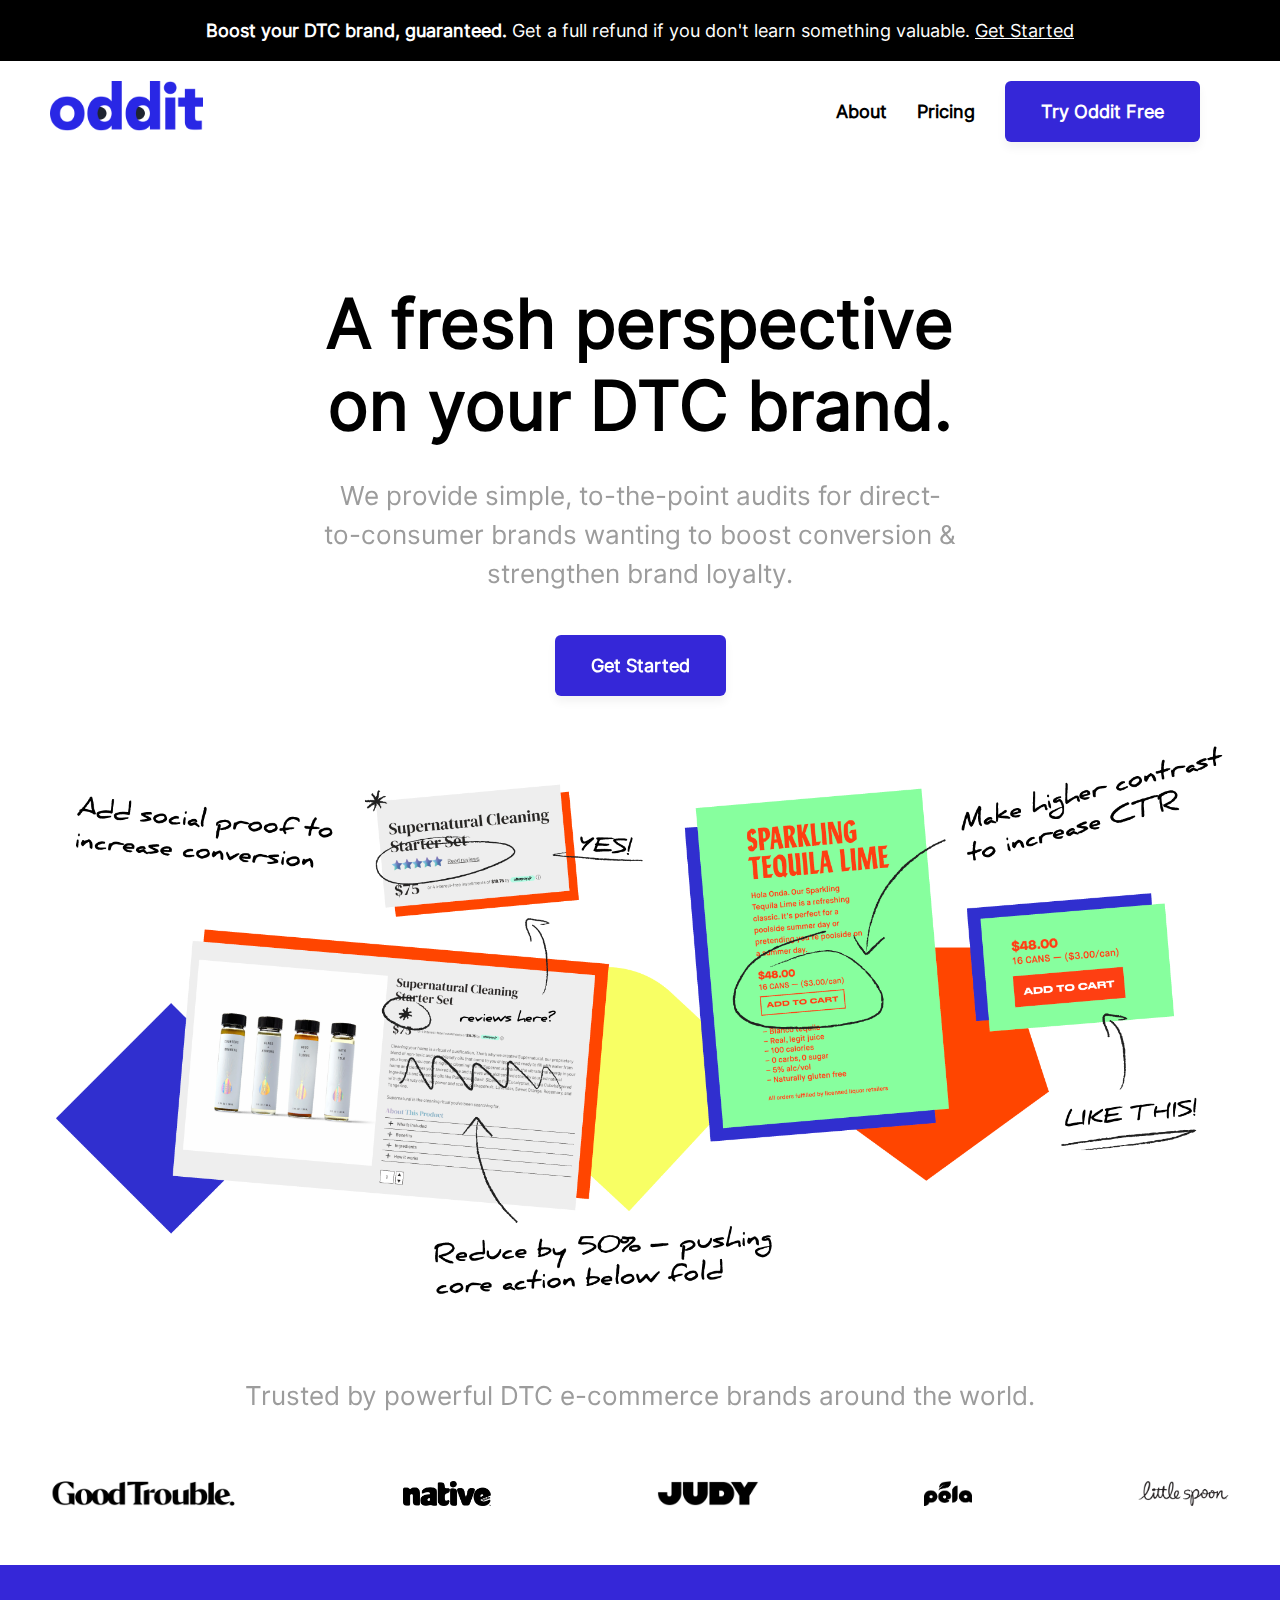
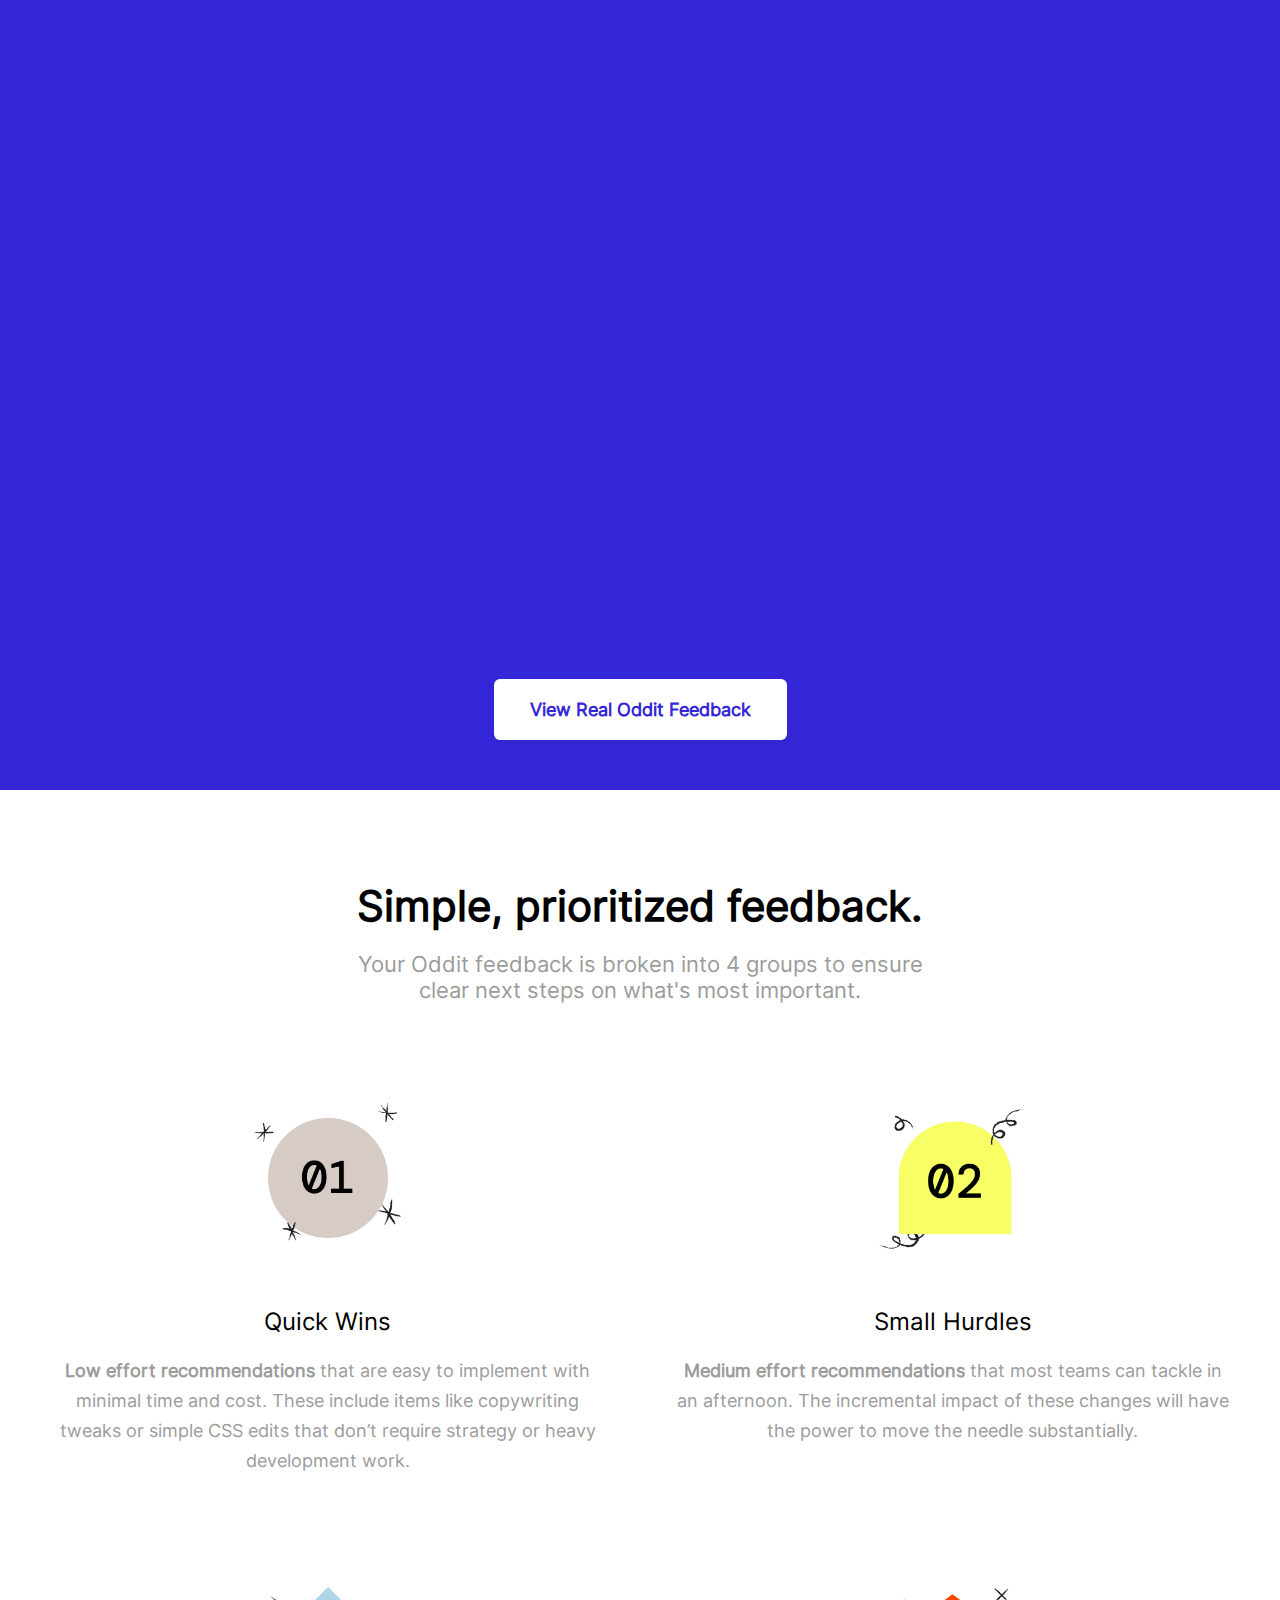
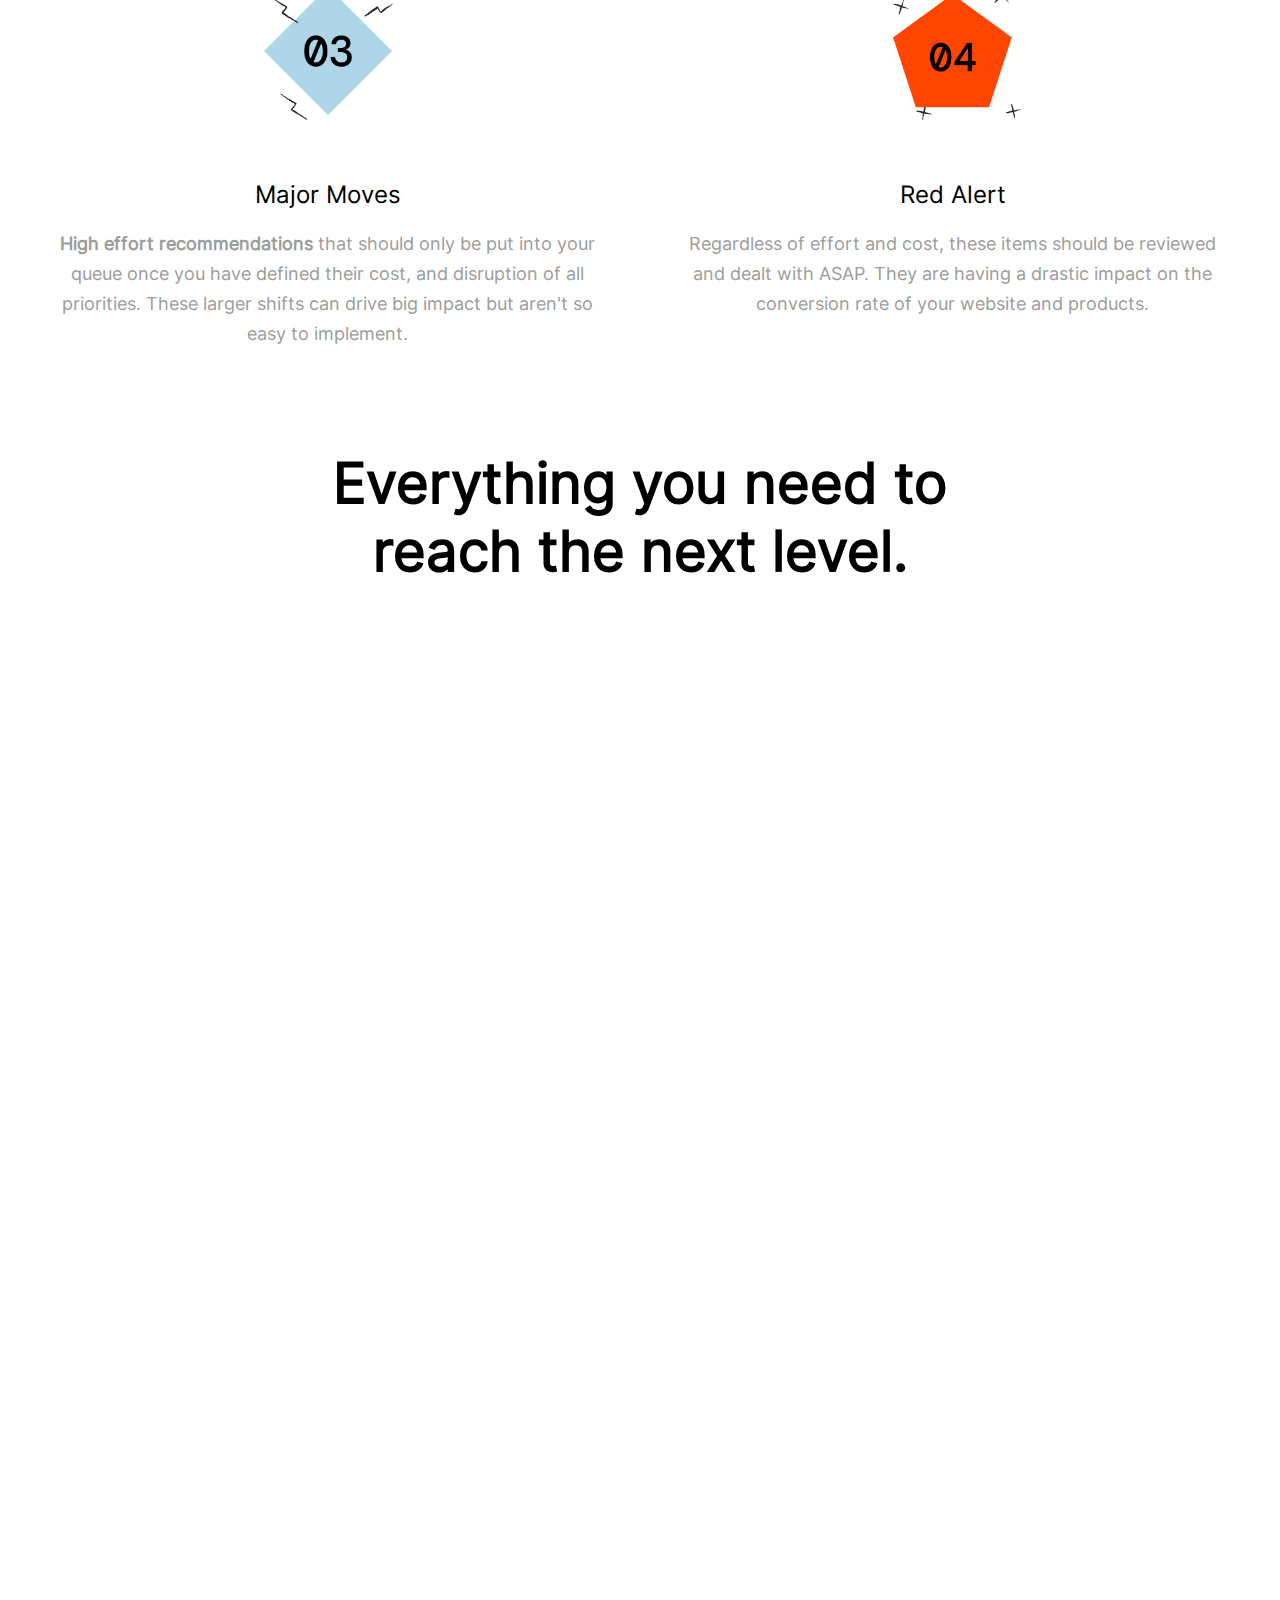
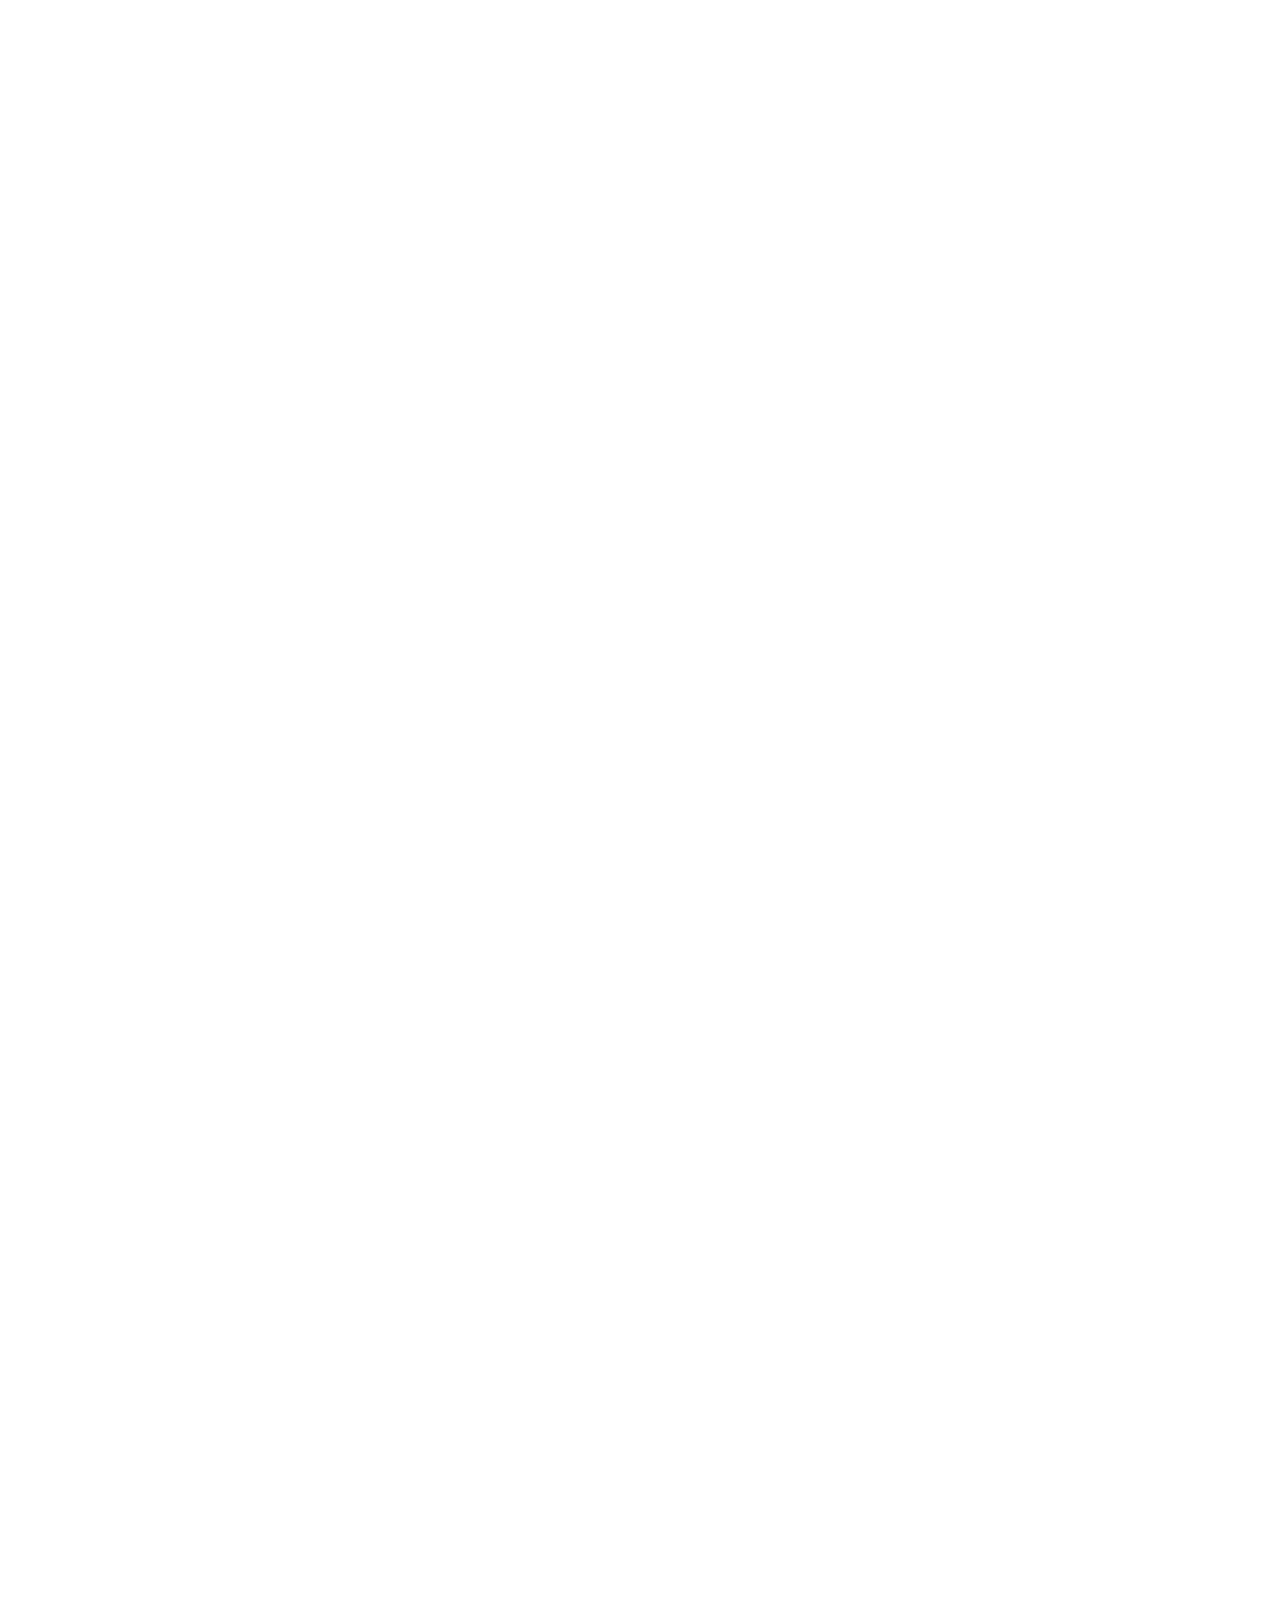
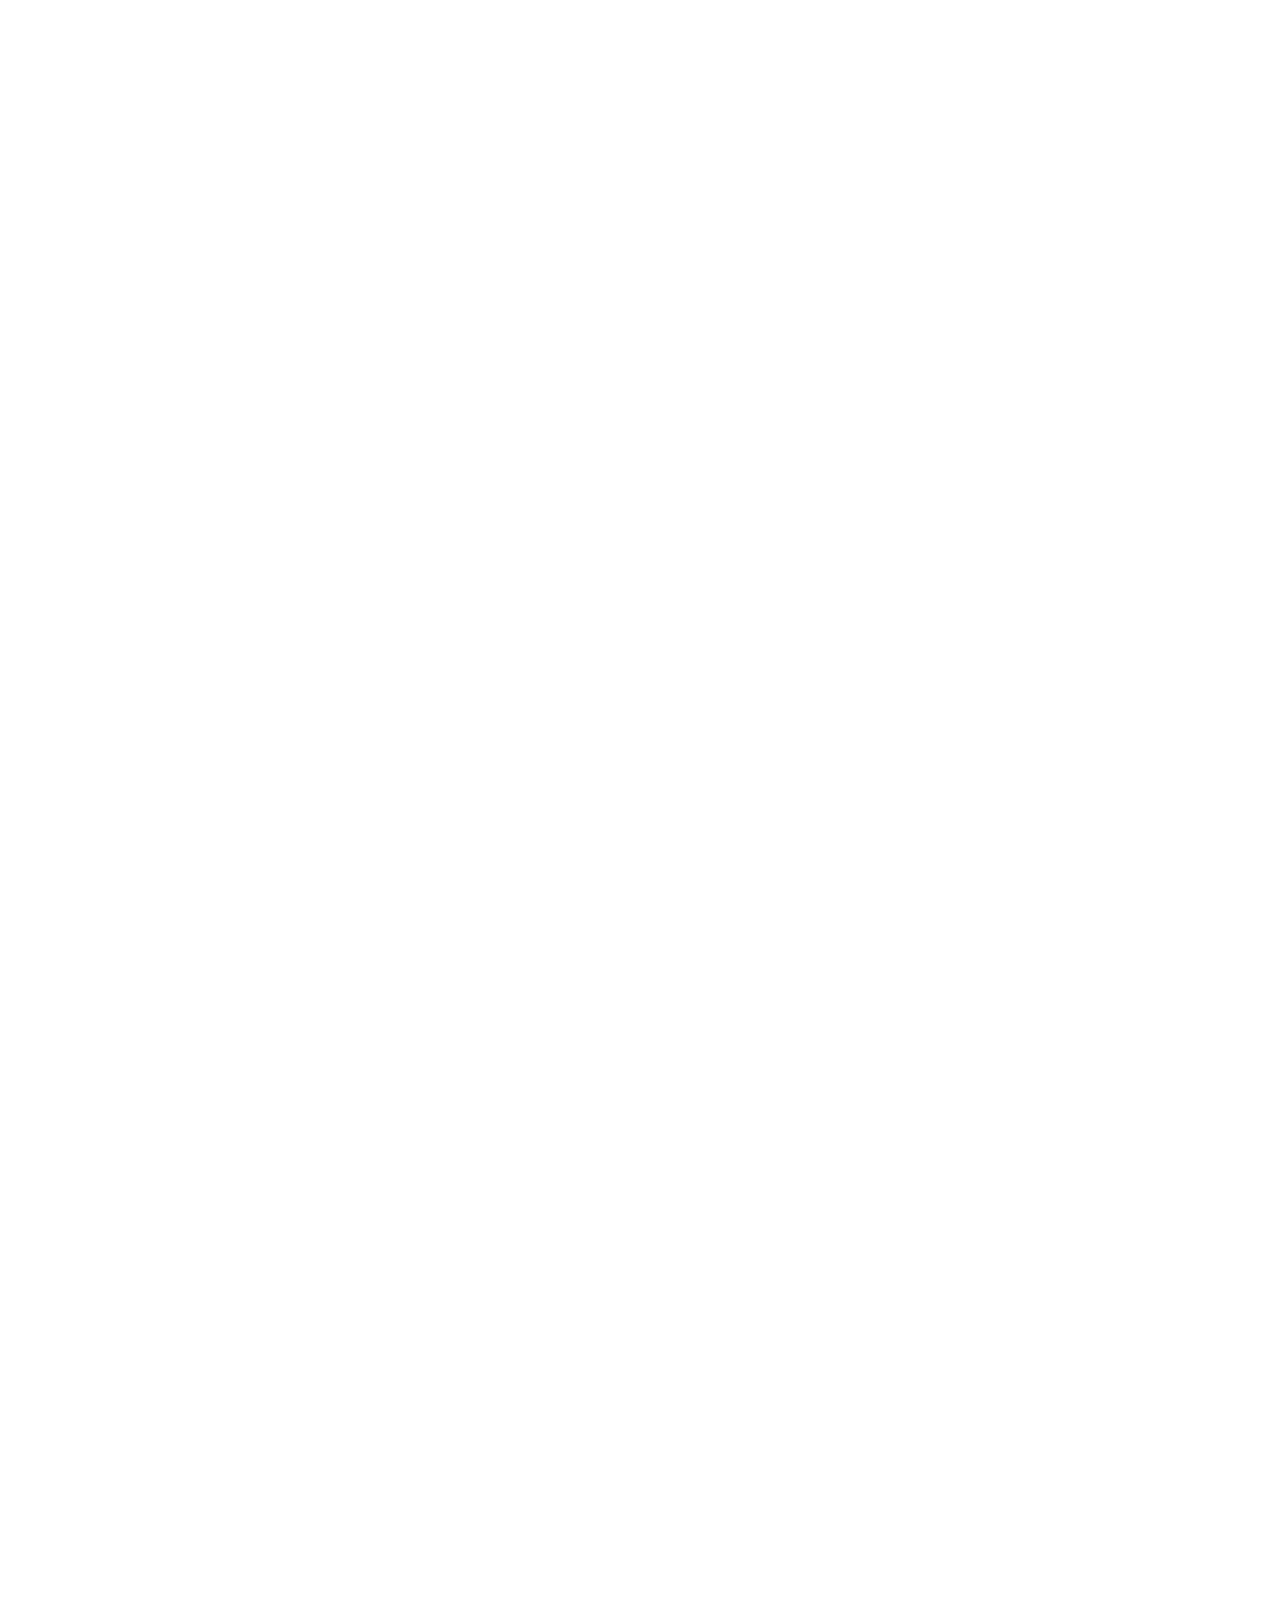
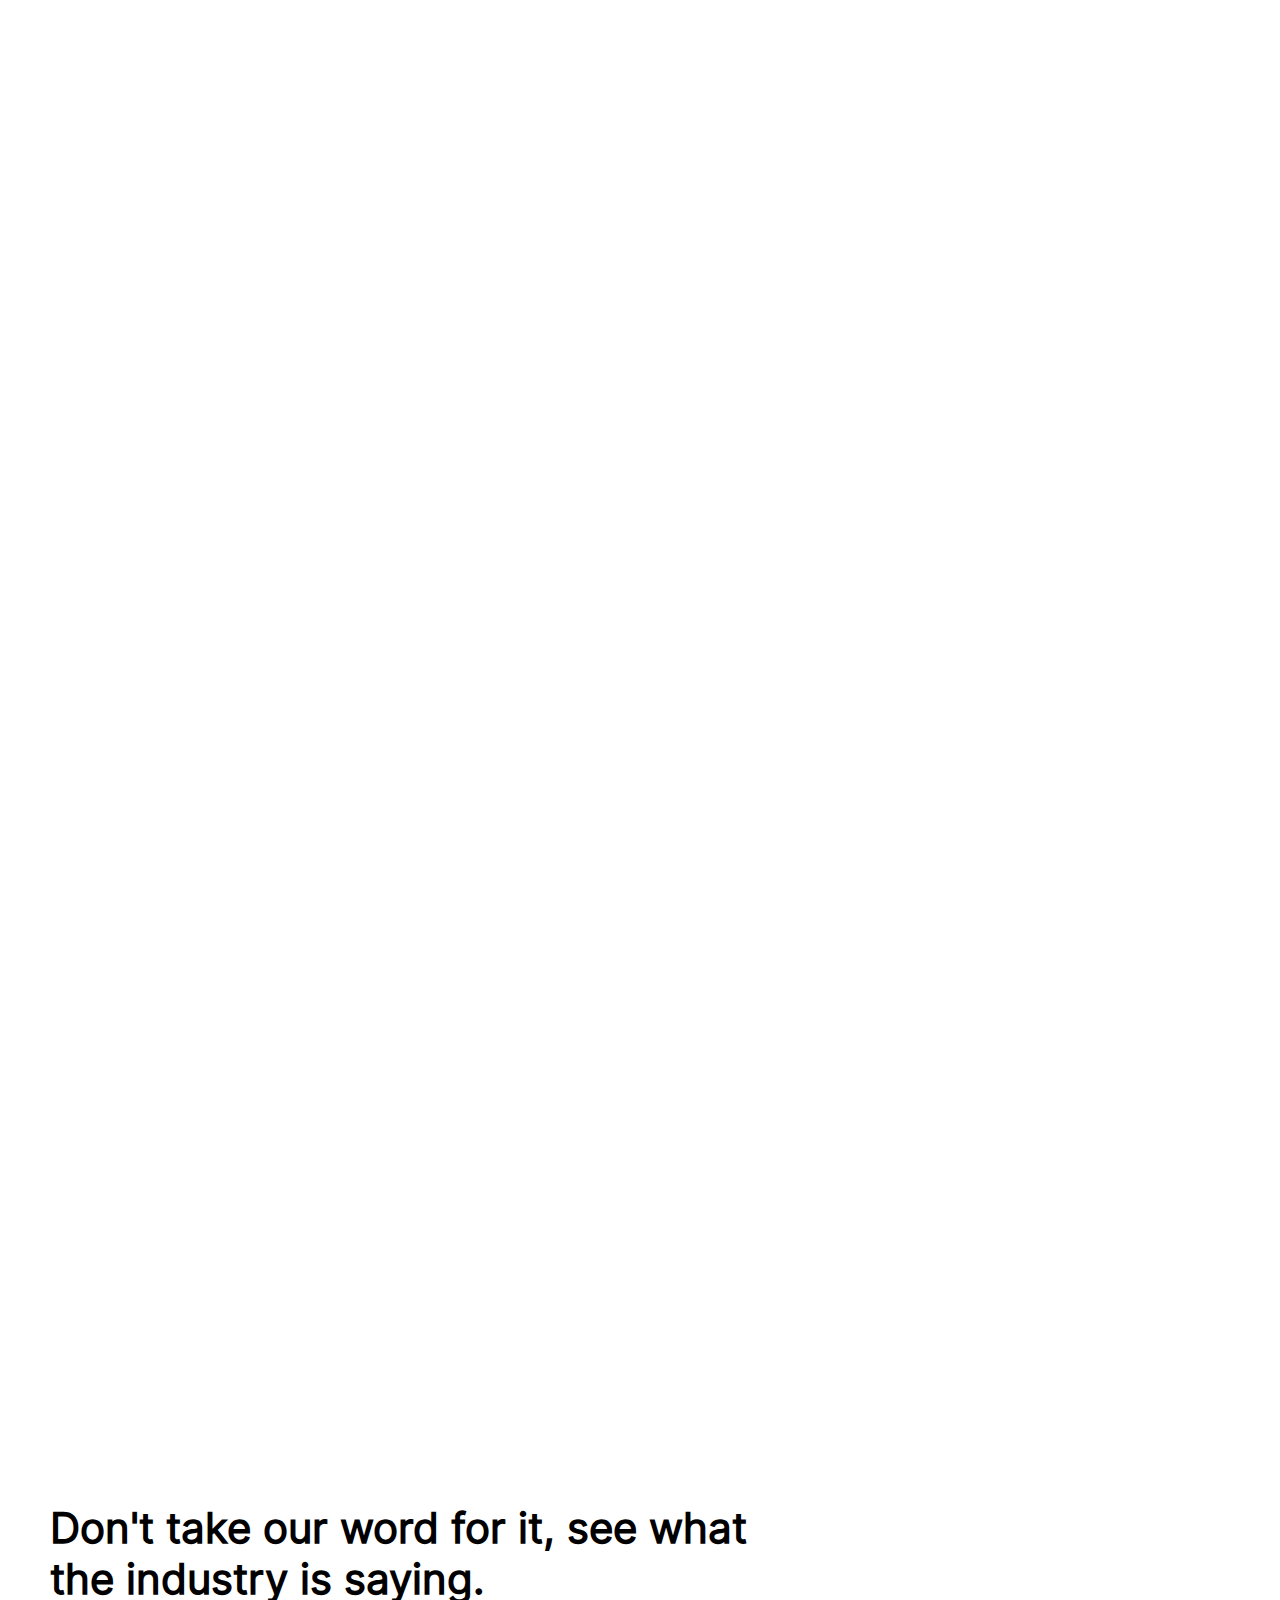
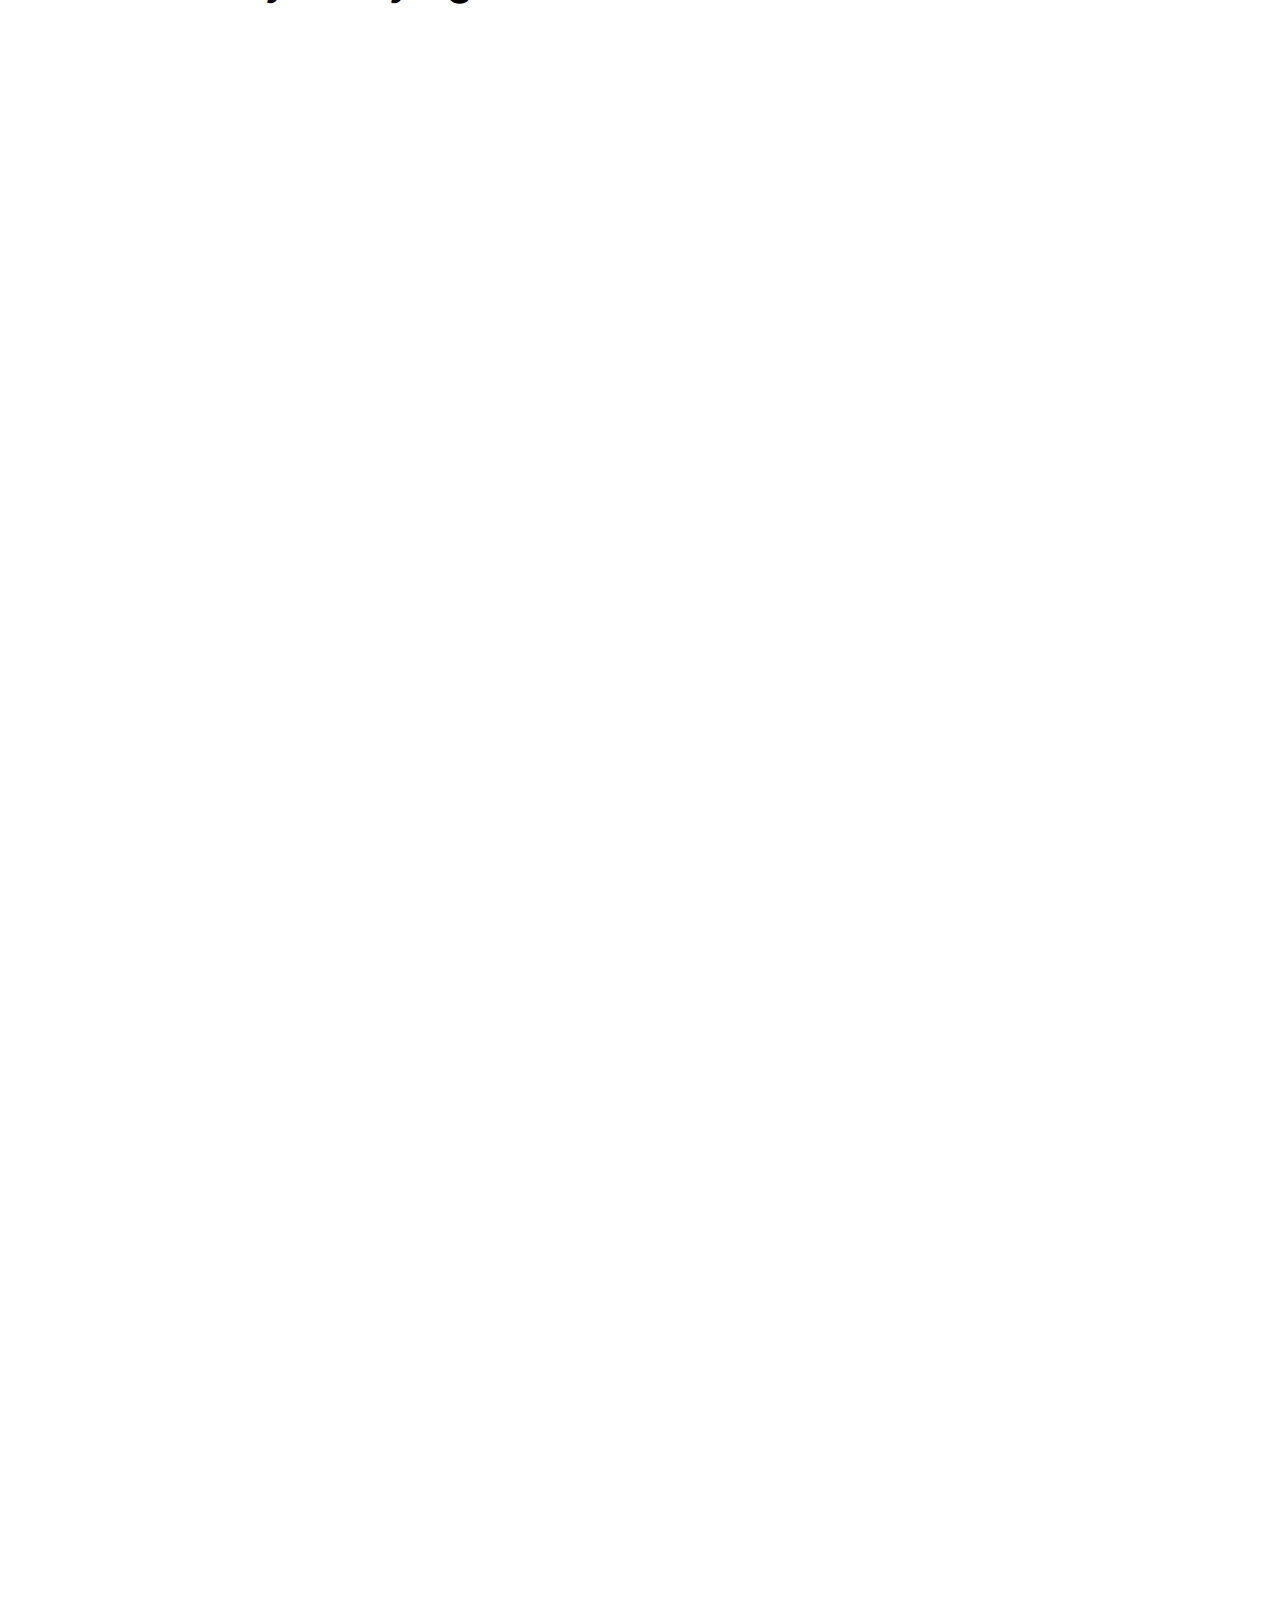
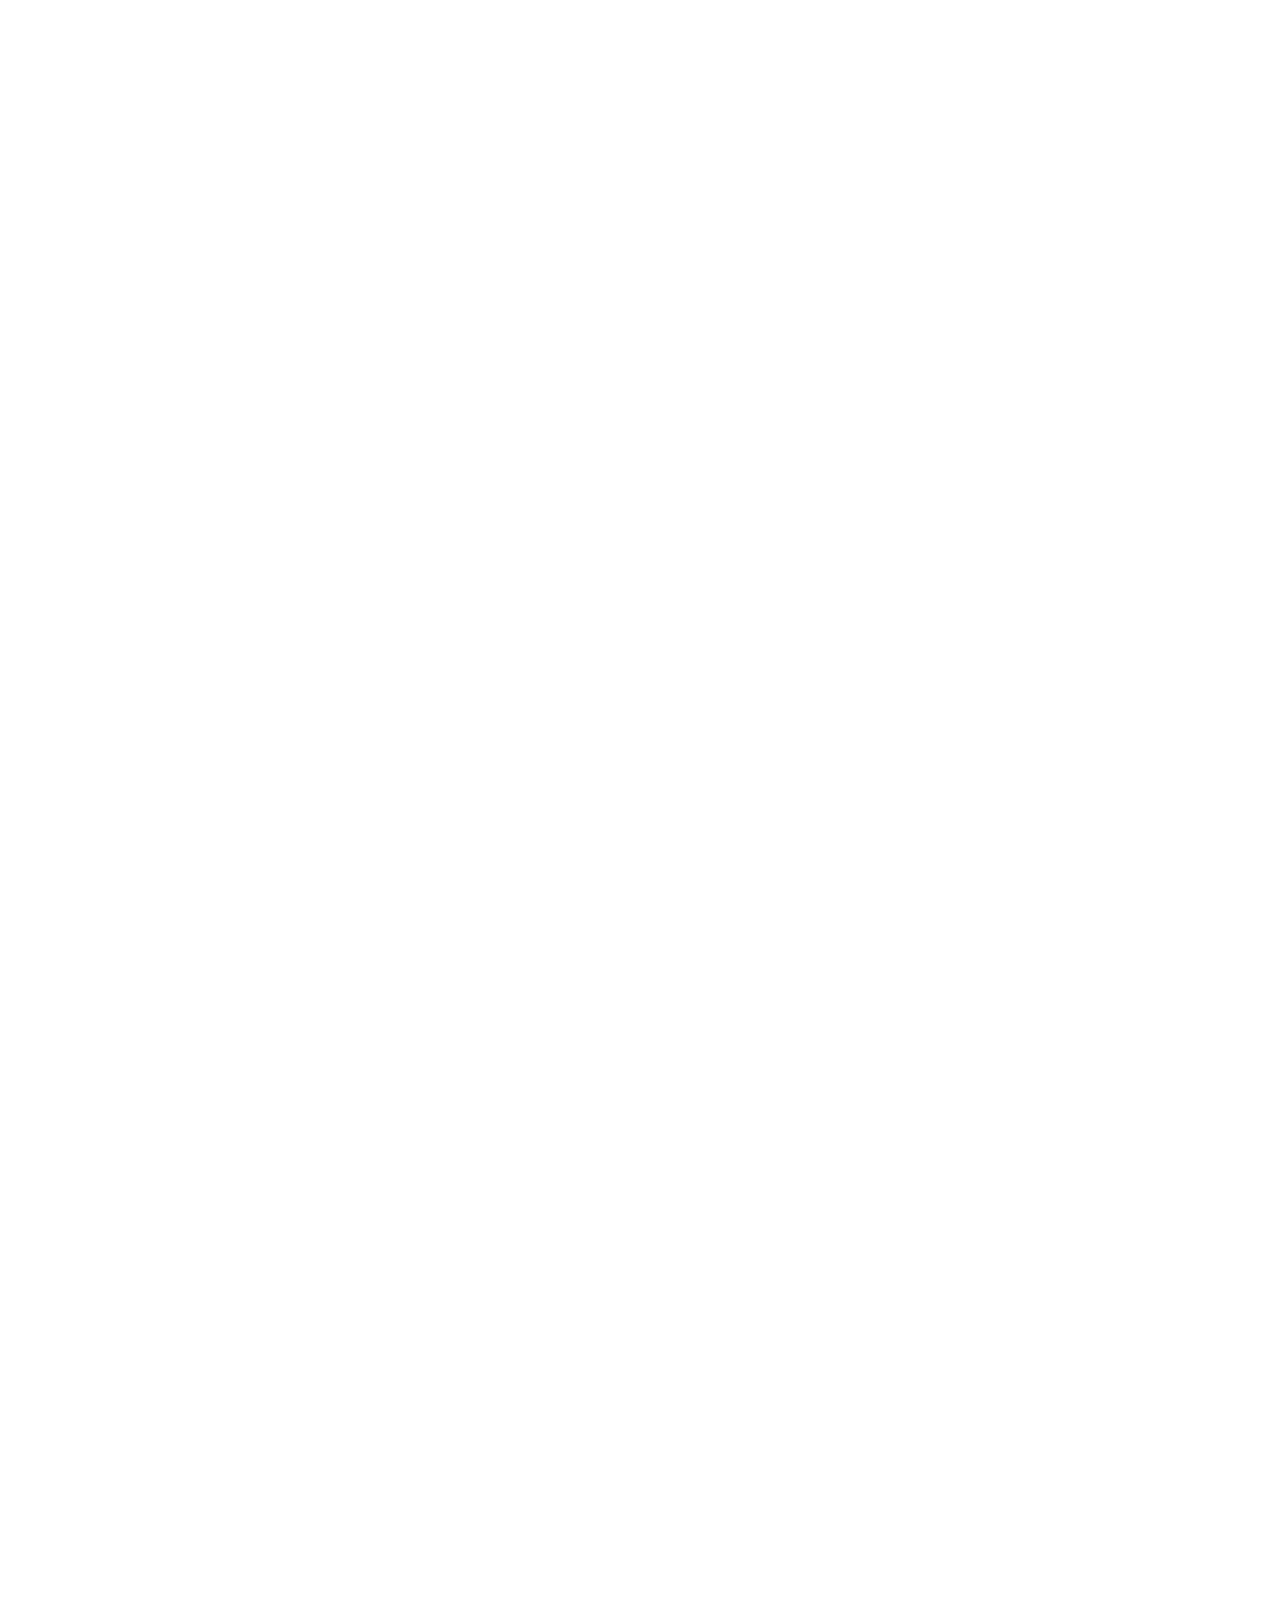
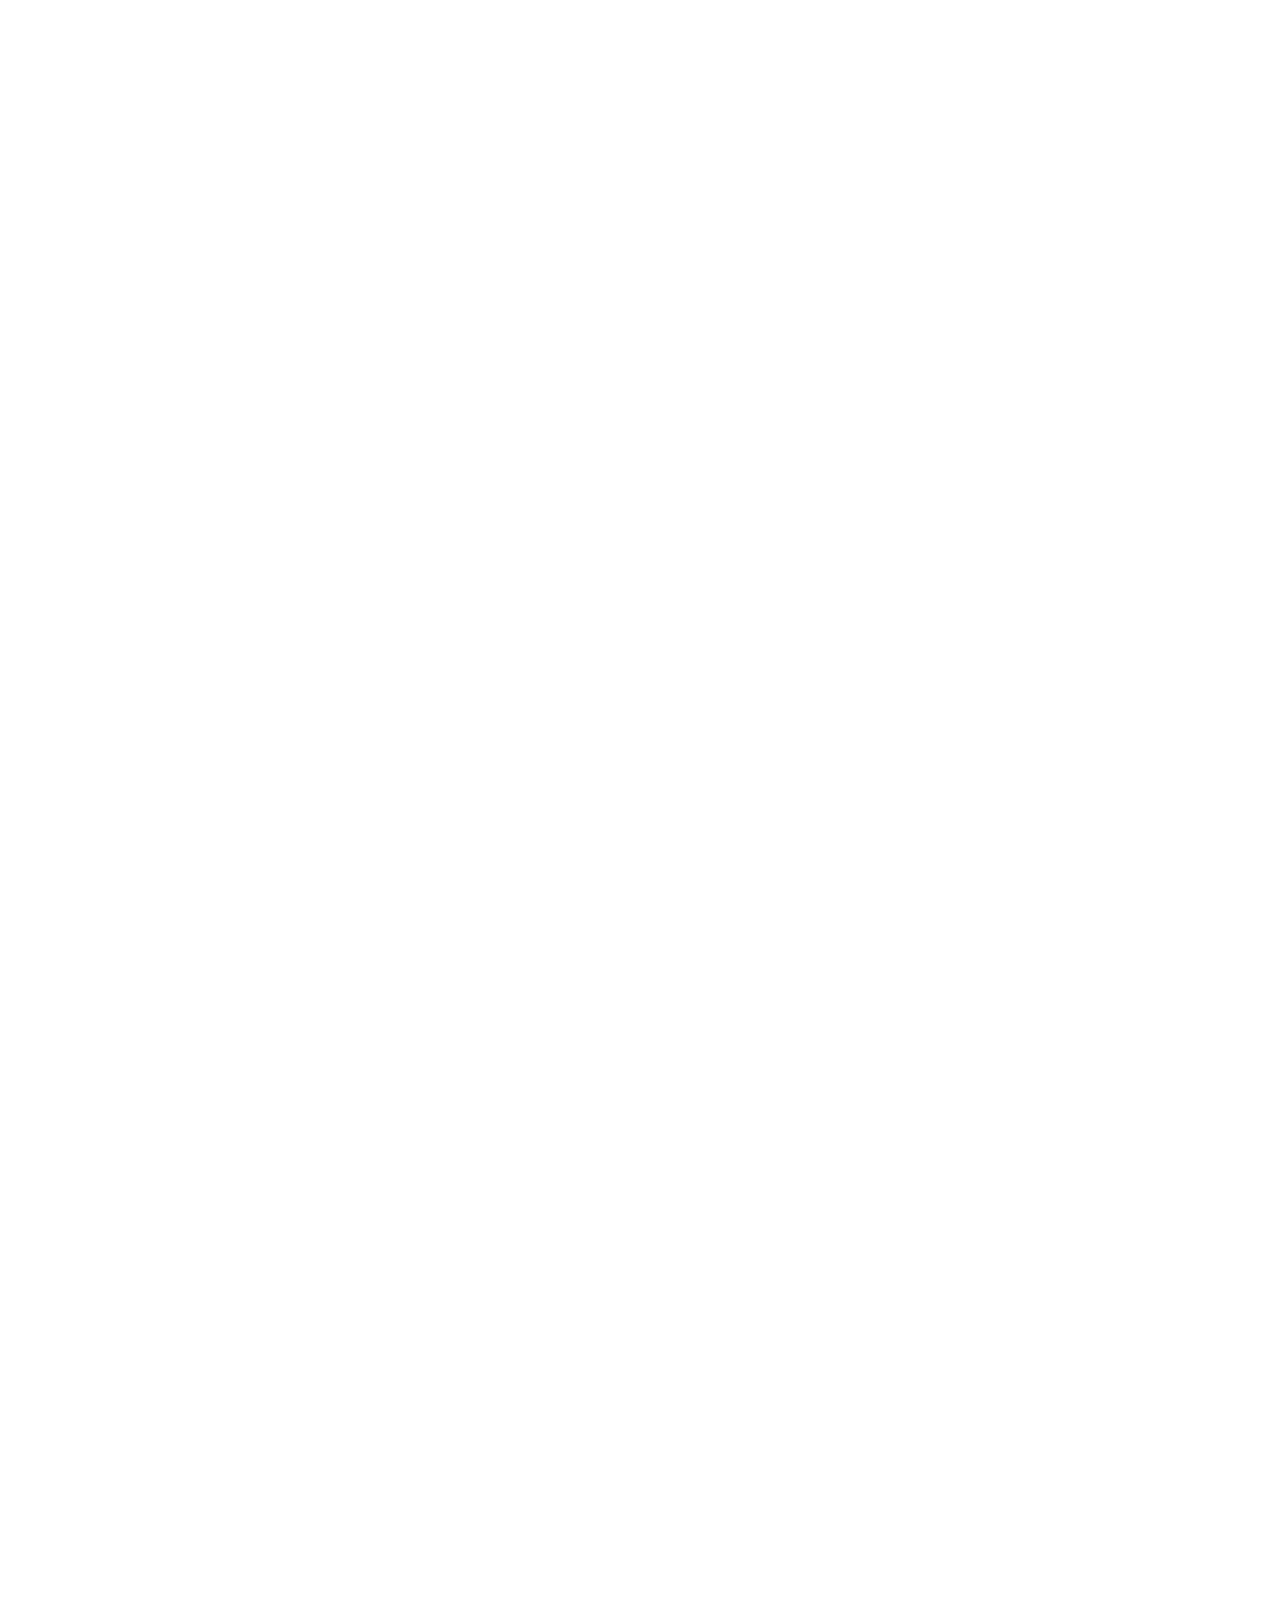
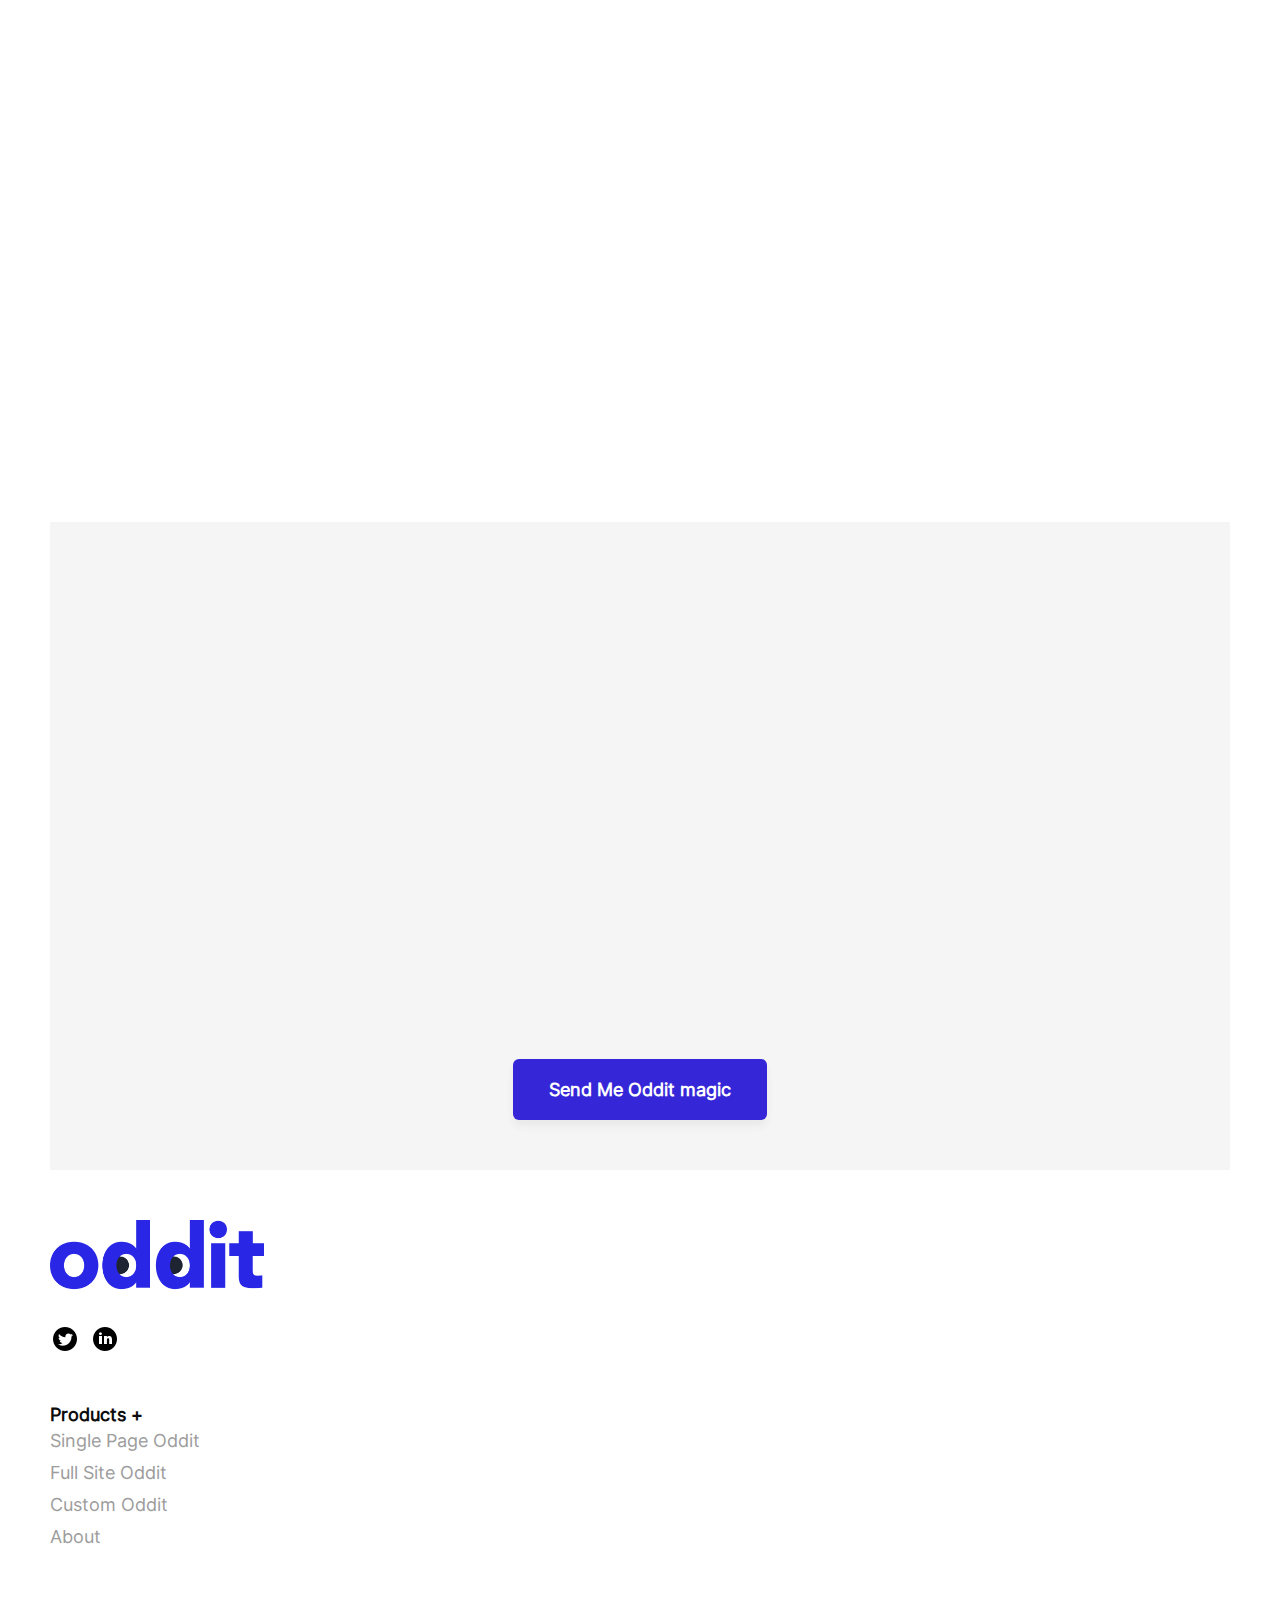
<file: index.html>
<!DOCTYPE html>
<html lang="en">
   <head>
      <meta charset="UTF-8">
      <meta http-equiv="X-UA-Compatible" content="IE=edge">
      <meta name="viewport" content="width=device-width, initial-scale=1.0">
      <title>Oddit</title>
      <link rel="stylesheet" href="./assets/css/style.css">
      <link rel="stylesheet" href="https://cdnjs.cloudflare.com/ajax/libs/font-awesome/5.15.3/css/all.min.css">
      <link href="https://unpkg.com/aos@2.3.1/dist/aos.css" rel="stylesheet">

   </head>
   <body>
      <header>
         <div class="notification-bar">
            <p> <b>Boost your DTC brand, guaranteed.</b> Get a full refund if you don't learn something valuable. <a href="#oddit-prices"> Get Started</a>
            </p>
         </div>
         <nav class="oddit-container">
          <a href="./index.html">  <img src="./assets/images/601aefc655da8366545d9b35_oddit logo.png" class="logo" alt=""></a>
          <button type="button" class="navbar-toggle navbar-btn" onclick="myFunction()"> <i class="fa fa-bars"></i> </button>
          <button type="button" class="navbar-toggle navbar-cross" onclick="myFunction()"> <i class="fas fa-times"></i> </button>
          <ul>
               <li><a href="./pages/about.html">About</a></li>
               <li><a href="./pages/pricing.html">Pricing</a></li>
               <li><a href="#" class="btn1">Try Oddit Free</a></li>
            </ul>
         </nav>
         <div class="mobile-nav" id="mb-nav">
            <ul>
               <li><a href="./pages/about.html">About</a></li>
               <li><a href="./pages/pricing.html">Pricing</a></li>
               <li><a href="#" class="btn1">Try Oddit Free</a></li>
            </ul>
         </div>
         <div class="hero-section" data-aos="fade-up">
            <h1>A fresh perspective on your DTC brand.</h1>
            <p>We provide simple, to-the-point audits for direct-to-consumer brands wanting to boost conversion & strengthen brand loyalty.</p>
            <a href="#" class="btn1 hero-btn">Get Started</a>
         </div>
         <div class="hero-img oddit-container" data-aos="fade-up">
            <img src="./assets/images/hero.png" alt="">
            <p>Trusted by powerful DTC e-commerce brands around the world.</p>
         </div>
      </header>
      <div class="logo-list oddit-container">
         <ul>
            <li><img src="./assets/images/L1.png" alt=""></li>
            <li><img src="./assets/images/L2.png" alt=""></li>
            <li><img src="./assets/images/L3.png" alt=""></li>
            <li><img src="./assets/images/L4.png" alt=""></li>
            <li><img src="./assets/images/L5.png" alt=""></li>
         </ul>
      </div>
      <div class="about-oddit oddit-container">
         <div class="about-oddit-top" data-aos="fade-up">
            <h1>What is an Oddit? </h1>
            <h4>Oddit is your brand's guide to growth. It’s easy to use, and full of personalized advice from true industry veterans.</h4>
         </div>
         <div class="about-oddit-bottom" data-aos="fade-up">
            <div class="about-oddit-bottom-one">
               <img src="./assets/images/i5.png" alt="">
               <h4>Expert insight into every detail of your DTC brand.</h4>
               <p>True DTC brand & ecommerce pro's dive into every detail of your DTC brand & site.</p>
            </div>
            <div class="about-oddit-bottom-two">
               <img src="./assets/images/i6.png" alt="">
               <h4>Recommendations prioritized for impact & ease.</h4>
               <p>Prioritized recommendations to help you improve your ecommerce conversion rate, sell more product, and build a stronger community.</p>
            </div>
            <div class="about-oddit-bottom-three">
               <img src="./assets/images/i7.png" alt="">
               <h4>A personalized roadmap to better performance</h4>
               <p>Use your Oddit as a roadmap to making your DTC ecommerce conversion, LTV, and AOV the best it's ever been.</p>
            </div>
         </div>
         <a href="#" class="btn2">View Real Oddit Feedback</a>
      </div>
      <div class="feedback oddit-container">
         <div class="feedback-top">
            <h1>Simple, prioritized feedback.</h1>
            <p>Your Oddit feedback is broken into 4 groups to ensure clear next steps on what's most important.</p>
         </div>
         <div class="feedback-bottom">
            <div class="feedback-row">
               <div class="f-row-left">
                  <img src="./assets/images/i1.png" alt="">
                  <h6>Quick Wins</h6>
                  <p> <b> Low effort recommendations</b> that are easy to implement with minimal time and cost. These include items like copywriting tweaks or simple CSS edits that don’t require strategy or heavy development work.</p>
               </div>
               <div class="f-row-right">
                  <img src="./assets/images/i2.png" alt="">
                  <h6>Small Hurdles</h6>
                  <p> <b>Medium effort recommendations</b> that most teams can tackle in an afternoon. The incremental impact of these changes will have the power to move the needle substantially.</p>
               </div>
            </div>
            <div class="feedback-row">
               <div class="f-row-left">
                  <img src="./assets/images/i3.png" alt="">
                  <h6>Major Moves</h6>
                  <p> <b>High effort recommendations</b> that should only be put into your queue once you have defined their cost, and disruption of all priorities. These larger shifts can drive big impact but aren't so easy to implement.</p>
               </div>
               <div class="f-row-right">
                  <img src="./assets/images/i4.png" alt="">
                  <h6>Red Alert</h6>
                  <p>Regardless of effort and cost, these items should be reviewed and dealt with ASAP. They are having a drastic impact on the conversion rate of your website and products.</p>
               </div>
            </div>
         </div>
      </div>
      <div class="why-oddit oddit-container">
         <h1>Everything you need to reach the next level.</h1>
         <div class="why-oddit-row" data-aos="fade-up">
            <div class="w-left">
               <a href="#" class="user-ex-btn">USER EXPERIENCE</a>
               <h2>Build a better buyer journey</h2>
               <ul>
                  <li>Screen by screen analysis to enhance the shopping experience</li>
                  <li>Make your customers purchasing decisions easier</li>
                  <li>Stay on trend and spot crucial CX flaws</li>
                  <li>Prioritized changes, A/B tests, and suggestions</li>
               </ul>
            </div>
            <div class="w-right">
               <img src="./assets/images/5fff2905144f7f67185dda61_everything-you-need-1.3-p-1600.png" alt="">
            </div>
         </div>
         <div class="why-oddit-row why-mb" data-aos="fade-up">
            <div class="w-left">
               <img src="./assets/images/5fff43f775eacec57b0f5f98_everything-you-need-2.4.png" alt="">
            </div>
            <div class="w-right w-text">
               <a href="#" class="conv-btn">CONVERSION RATE OPTIMIZATION</a>
               <h2>Get better results from your site traffic</h2>
               <ul>
                  <li>Improve messaging, call-to-actions, and flow</li>
                  <li>Increase sales, AOV and LTV</li>
                  <li>Improve conversion rates for paid, organic and other traffic sources</li>
               </ul>
            </div>
         </div>
         <div class="why-oddit-row" data-aos="fade-up">
            <div class="w-left">
               <a href="#" class="visual-btn">VISUAL DESIGN & MESSAGING</a>
               <h2>Boost brand loyalty & leave a lasting impression</h2>
               <ul>
                  <li>Visual design, photography & messaging review</li>
                  <li>Align the brand positioning, UI, UX & communication across your site</li>
                  <li>Highlight features and interactions to strengthen brand and loyalty</li>
               </ul>
            </div>
            <div class="w-right">
               <img src="./assets/images/5fff3da7624fa251e7e23fb7_everything-you-need-3.png" alt="">
            </div>
         </div>
         <div class="why-oddit-row why-mb" data-aos="fade-up">
            <div class="w-left">
               <img src="./assets/images/5fff4a83484fbf27ef4d52c9_everything-you-need--4.png" alt="">
            </div>
            <div class="w-right w-text">
               <a href="#" class="info-btn">INFORMATION ARCHITECTURE</a>
               <h2>Identify features & interactions to reach your goals faster</h2>
               <ul>
                  <li>Remove typical frustration points caused through unnecessarily complications</li>
                  <li>Identify opportunities to better relate to users</li>
                  <li>Properly guide users in a natural and clear way</li>
               </ul>
            </div>
         </div>
         <div class="why-oddit-row" data-aos="fade-up">
            <div class="w-left">
               <a href="#" class="exp-btn">PROVEN EXPERT ANALYSIS</a>
               <h2>A personalized roadmap from proven experts</h2>
               <ul>
                  <li>Personalized insight specific to your ecommerce brand</li>
                  <li>Your Oddit is completed by world-class UX designers, growth professionals & DTC founders</li>
                  <li>Recommendations are prioritized for both ease & impact
                  </li>
               </ul>
            </div>
            <div class="w-right">
               <img src="./assets/images/5fff5d0b2cd717772b9f5c13_everything-you-need-5-p-1600.png" alt="">
            </div>
         </div>
      </div>
      <div class="testimonial oddit-container">
         <h1>Don't take our word for it, see what the industry is saying.</h1>
         <div class="t-row" data-aos="fade-up">
            <div class="t-row-left t-r-one">
               <img src="./assets/images/m1.jpg" alt="">
               <p>We live and breathe DTC, but sometimes you get so close to your product or brand that you miss opportunities. Working with Oddit has been an absolute game changer – their insights constantly blow me away.</p>
               <span>Nik Sharma</span>
               <p>CEO, Sharma Brands</p>
            </div>
            <div class="t-row-right t-r-two">
               <p>Mastery and attention to detail that can feel like the FBI, IRS, and NSA all coming to bare on your brand. But instead of jamming you up, they remove impediments, clear the roadblocks, and grease the wheels for rapid growth. You come out the other side feeling like you just had a 2-week juice cleanse.</p>
               <span>Jess Bachman</span>
               <p>Co-founder, FireTeam </p>
               <img src="./assets/images/m2.jpg" alt="">
            </div>
         </div>
         <div class="t-row" data-aos="fade-up">
            <div class="t-row-left t-r-three">
               <img src="./assets/images/m3.png" alt="">
               <p>We've seen up to 300% boost to conversion rate on client sites after implementing Oddit feedback. We use Oddit as part of our internal process for nearly every DTC client we work with. It's a no brainer.</p>
               <span>Doug Van Spronsen</span>
               <p>CEO, Versett</p>
            </div>
            <div class="t-row-right t-r-four">
               <p>Oddit is going to be an absolute game changer for so many DTC brands! I’ve seen their work and can honestly say it's some of the most actionable & insightful feedback ever.</p>
               <span>Bobby Palmieri</span>
               <p>CEO, Lilo Social</p>
               <img src="./assets/images/m4.jpg" alt="">
            </div>
         </div>
      </div>
      <div class="home-pricing oddit-container" data-aos="fade-up">
         <h1>Select the Oddit that's right for you.</h1>
         <p class="h-p-top-text">It's time to boost your DTC conversion, and strengthen your brand loyalty.</p>
         <div class="pricing-list">
            <div class="p-row p-one">
               <h3>Site Speed Optimization</h3>
               <span>Dramatically increase your Shopify store website speed.</span>
               <span class="price">$749 USD</span>
               <p>Site speed sells products – but the majority of websites we Oddit have serious speed issues that hamper growth. Increasing site speed will result in:</p>
               <ul>
                  <li>✔ Quicker User Experience</li>
                  <li>✔ Better Google Rankings</li>
                  <li>✔ Decreased Bounce Rate</li>
                  <li>✔ Increased Conversion Rate</li>
               </ul>
               <p class="p-one-details"><b>Website conversion rates drop by upwards of 7% with each additional second of load time.</b></p>
               <a href="#" class="btn1">Get Started</a>
            </div>
            <div class="p-row p-two">
               <h3>Single Page</h3>
               <span>Detailed UX & Brand analysis of your <b> single landing page.</b></span>
               <span class="price">$1499 USD</span>
               <ul>
                  <li>✔ Review on all screen widths</li>
                  <li>✔ Detailed messaging and CTA feedback and suggestions</li>
                  <li>✔ Navigation review</li>
                  <li>✔ Full visual design & UI review including detailed CSS changes</li>
                  <li>✔ Site architecture review to remove frustration points</li>
                  <li>✔ Prioritized for both ease & impact</li>
                  <li>✔ New feature recommendations</li>
                  <li>✔ 20+ page report of all findings</li>
                  <li>✔ 2 week turnaround</li>
               </ul>
               <span class="money-back">100% Money Back Guarantee</span>
               <a href="#" class="btn1">Get Started</a>
            </div>
            <div class="p-row p-three">
               <h3>Full Website</h3>
               <span>Detailed UX & Brand analysis of your<b> entire website.</b></span>
               <span class="price">$3499 USD</span>
               <ul>
                  <li>✔ Review on all screen widths</li>
                  <li>✔ Detailed messaging and CTA feedback and suggestions</li>
                  <li>✔ Navigation review</li>
                  <li>✔ Full visual design & UI review including detailed CSS changes</li>
                  <li>✔ Site architecture review to remove frustration points</li>
                  <li>✔ Prioritized for both ease & impact</li>
                  <li>✔ New feature recommendations</li>
                  <li>✔ 50+ page report of all findings</li>
                  <li>✔ 2 week turnaround</li>
               </ul>
               <span class="money-back">100% Money Back Guarantee</span>
               <a href="#" class="btn1">Get Started</a>
            </div>
            <div class="p-row p-four">
               <h3>Custom</h3>
               <span>Let our team cater an Oddit package <b> just for your brand.</b></span>
               <span class="price">Let's Talk</span>
               <p>Let us tailor an Oddit package that suits your needs exactly – whether it's input on 2-3 key pages, or a package that includes full design and development support.</p>
               ‍
               <ul>
                  <li>Optional additions include:</li>
                  <li>✔ Agency White-Labeling</li>
                  <li>✔ Wireframe Review</li>
                  <li>✔ Performance Marketing</li>
                  <li>✔ Access to preferred partners</li>
                  <li>✔ SEO Analysis</li>
                  <li>✔ Social Media Review</li>
               </ul>
               <span class="money-back">100% Money Back Guarantee</span>
               <a href="#" class="btn1">Get Started</a>
            </div>
         </div>
         <div class="h-p-bottom">
            <h1>Not sure what to expect? Take a look at real Oddit reports.</h1>
            <a href="#" class="btn3">View Oddit in Action</a>
         </div>
      </div>
      <div class="guarantee oddit-container" data-aos="fade-up">
         <p>60 Day Money Back Guarantee</p>
         <h1>We guarantee your Oddit will provide value. If you don't agree, let us know and we'll give you a 100% refund, no questions asked.</h1>
      </div>
      <div class="team-mate" data-aos="fade-up">
         <h1>Who's behind my Oddit?</h1>
         <p>Oddit was founded by a highly experienced team of DTC brand, UX, and strategy professionals and founders.</p>
         <div class="tmates">
            <div class="tmates-one tmates-row">
               <img src="./assets/images/t1.jpeg" alt="">
               <h4 class="name">Cameron Service</h4>
               <p>Cam has advised on UX for over a decade & was on the founding team for digital product agency, Versett.</p>
               <span class="position">User Experience</span>
               <hr class="position-bottom">
               <a href="#" class="lndn">View LinkedIn</a>
               <hr class="lndn-bottom">
            </div>
            <div class="tmates-two tmates-row">
               <img src="./assets/images/t2.png" alt="">
               <h4 class="name">Chris Mikulin</h4>
               <p>A true expert in paid social, digital strategy & performance marketing - and sweet yoyo tricks.</p>
               <span class="position">Conversion and Growth</span>
               <hr class="position-bottom">
               <a href="#" class="lndn">View LinkedIn</a>
               <hr class="lndn-bottom">
            </div>
            <div class="tmates-three tmates-row">
               <img src="./assets/images/t3.jpeg" alt="">
               <h4 class="name">Shaun Brandt</h4>
               <p>Shaun is a serial entrepreneur & performance branding expert behind numerous DTC brands.</p>
               <span class="position">Branding & Visual Design</span>
               <hr class="position-bottom">
               <a href="#" class="lndn">View LinkedIn</a>
               <hr class="lndn-bottom">
            </div>
         </div>
         <a href="" class="btn1">Learn More About Our Team</a>
      </div>
      <div class="faq oddit-container" data-aos="fade-up">
         <div class="faq-top">
            <div class="f-t-left">
               <h1>Frequently Asked Questions</h1>
            </div>
            <div class="f-t-right">
               <p>Can't find what you're looking for? Send us an email and we'll get back to you shortly. <b class="faq-para"> Ask Oddit a Question</b></p>
            </div>
         </div>
         <div class="faq-bottom">
            <div class="f-b-cata  ">
               <button class="faq-cata" onclick="faqs('product')">Product</button>
               <button class="faq-cata" onclick="faqs('payments')">Payments</button>
               <button class="faq-cata" onclick="faqs('other')">Other</button>
            </div>
            <hr>
            <div id="product" class="fac-tab">
               <div class="f-b-content">
                  <div class="f-b-c-left f-con">
                     <h2>What happens after I recieve my Oddit?</h2>
                     <p>We intend for each Oddit to have a lot of ideas you & your team can execute and begin testing right away, as well as bigger future considerations. We can provide a list of trusted partners to help execute recommendations if needed. </p>
                  </div>
                  <div class="f-b-c-right f-con">
                     <h2> How does the Oddit process kickoff?</h2>
                     <p>Each Oddit starts with a simple questionnaire. This helps us understand any planned changes, specific concerns, and other details to ensure you're getting the most value out of your Oddit.</p>
                  </div>
               </div>
               <div class="f-b-content">
                  <div class="f-b-c-left f-con">
                     <h2>How long will it take to recieve my Oddit?</h2>
                     <p>Our typical turn around time is 2 weeks from the time the onboarding questionnaire is submitted. We're real people, giving real feedback so it takes us a bit of time to make sure we're providing the most value to you as possible.</p>
                  </div>
                  <div class="f-b-c-right f-con">
                     <h2>Is my brand too small for an Oddit?</h2>
                     <p>As long as you're committed about taking your brand to the next level, we believe Oddit is always a great fit. Brands that are early in their life cycle are typically more agile & able to incorporate larger shifts in strategy.</p>
                  </div>
               </div>
               <div class="f-b-content">
                  <div class="f-b-c-left f-con">
                     <h2>Will the Oddit team make updates to my site?</h2>
                     <p>Once we've completed your Oddit, you'll have a guide for what should be done to get the most out of your site. By request we can introduce our execution partner, who will provide a quote based on the scale and type of work involved to carry out all the suggestions you're comfortable with.</p>
                  </div>
                  <div class="f-b-c-right f-con">
                     <h2>Our e-commerce site is designed, but not built yet. Can you provide an Oddit at this stage?</h2>
                     <p>You bet, working in our initial input should give you a serious leg up once you kick off, plus things are always easier to adjust before they are built.</p>
                  </div>
               </div>
            </div>
            <div id="payments" class="fac-tab" style="display:none">
                <div class="f-b-content">
                    <div class="f-b-c-left f-con">
                       <h2>Is there a free version of Oddit?</h2>
                       <p>You bet - it's an extremely reduced version of a full Oddit, but we'll send you 1-3 quick win suggestions for your DTC brand completely for free. No commitment, no credit card.</p>
                    </div>
                    <div class="f-b-c-right f-con">
                       <h2>Do you offer refunds if I find the Oddit isn't helpful for my DTC brand?</h2>
                       <p>We guarantee your Oddit will provide value, but if you disagree, let us know and we'll provide a 100% refund, no questions asked.</p>
                    </div>
                 </div>
                 <div class="f-b-content">
                    <div class="f-b-c-left f-con">
                       <h2>What are the payment terms for Oddit?</h2>
                       <p>We're considering financing, but for now it's full payment upfront.</p>
                    </div>
                    <div class="f-b-c-right f-con">
                       <h2>What forms of payment do you accept?</h2>
                       <p>Almost everything under the sun - from Apple pay to Credit cards.</p>
                    </div>
                 </div>
            </div>
            <div id="other" class="fac-tab" style="display:none">
                <div class="f-b-content">
                    <div class="f-b-c-left f-con">
                       <h2>Do you provide support once I've received my Oddit?</h2>
                       <p>We have a great rolodex of trusted, proven partners we can connect you with, and will consider providing support ourselves.</p>
                    </div>
                    <div class="f-b-c-right f-con">
                       <h2>Is my brand too big for an Oddit?</h2>
                       <p>Oddit is a great fit for every size of DTC brand. Fresh eyes free of internal bureaucracy and history are especially useful and even small shifts in key metrics can drive massive impact.</p>
                    </div>
                 </div>
            </div>
         </div>
      </div>
      <div class="subscribtion oddit-container">
          <div class="subs-top" data-aos="fade-up">
              <h1>Get Started for Free</h1>
              <p>Not sure if you're ready for a full Oddit? Send us the URL you are interested in making better, and the Oddit team will send you 1 quick win (hint: send your most important page!)</p>
              <span><b>Your Oddit Trial is completely free. No commitment, no credit card.</b></span>
            </div>
            <div class="subs-bottom" data-aos="fade-up">
                <label for="domian">Your Domain</label>
                <input type="text" placeholder="mydtcbrand.com">
                <label for="email">Email Address</label>
                <input type="text" placeholder="what's your email?">
            </div>
            <a href="#" class="btn1">Send Me Oddit magic</a>
      </div>
      <footer class="oddit-container">
          <div class="f-logo">
             <a href="./index.html"> <img src="./assets/images/601aefc655da8366545d9b35_oddit logo.png" alt=""></a>
              <div class="social-icon">
                  <img src="./assets/images/icons8-twitter-circled-30.png" alt="">
                  <img src="./assets/images/icons8-linkedin-circled-30.png" alt="">
              </div>
          </div>
          <div class="f-link">
              <ul>
                  <p class="f-link-head"> Products +</p>
                  <li><a href="">Single Page Oddit</a></li>
                  <li><a href="">Full Site Oddit</a></li>
                  <li><a href="">Custom Oddit</a></li>
                  <li><a href="">About</a></li>
              </ul>
          </div>
          <div class="f-link-two">
              <ul>
                  <p class="f-link-head">Resources</p>
                  <li><a href="">Terms of Use</a></li>
                  <li><a href="">Refunds</a></li>
                  <li><a href="">Privacy</a></li>
                  <li><a href="">Say Hello</a></li> 
                </ul>
          </div>
          <div class="f-signup">
              <h4>We're always working on new products, to make your product better.</h4>
              <p>Enter your email to receive updates when we release new ways Oddit can help your ecommerce business.</p>
              <input type="email" placeholder="Email Address">
              <a href="#" class="btn1">Signup</a>
          </div>
      </footer>
      <script src="https://unpkg.com/aos@2.3.1/dist/aos.js"></script>
      <script src="./assets/js/custom.js"></script>
      
   </body>
</html>
</file>
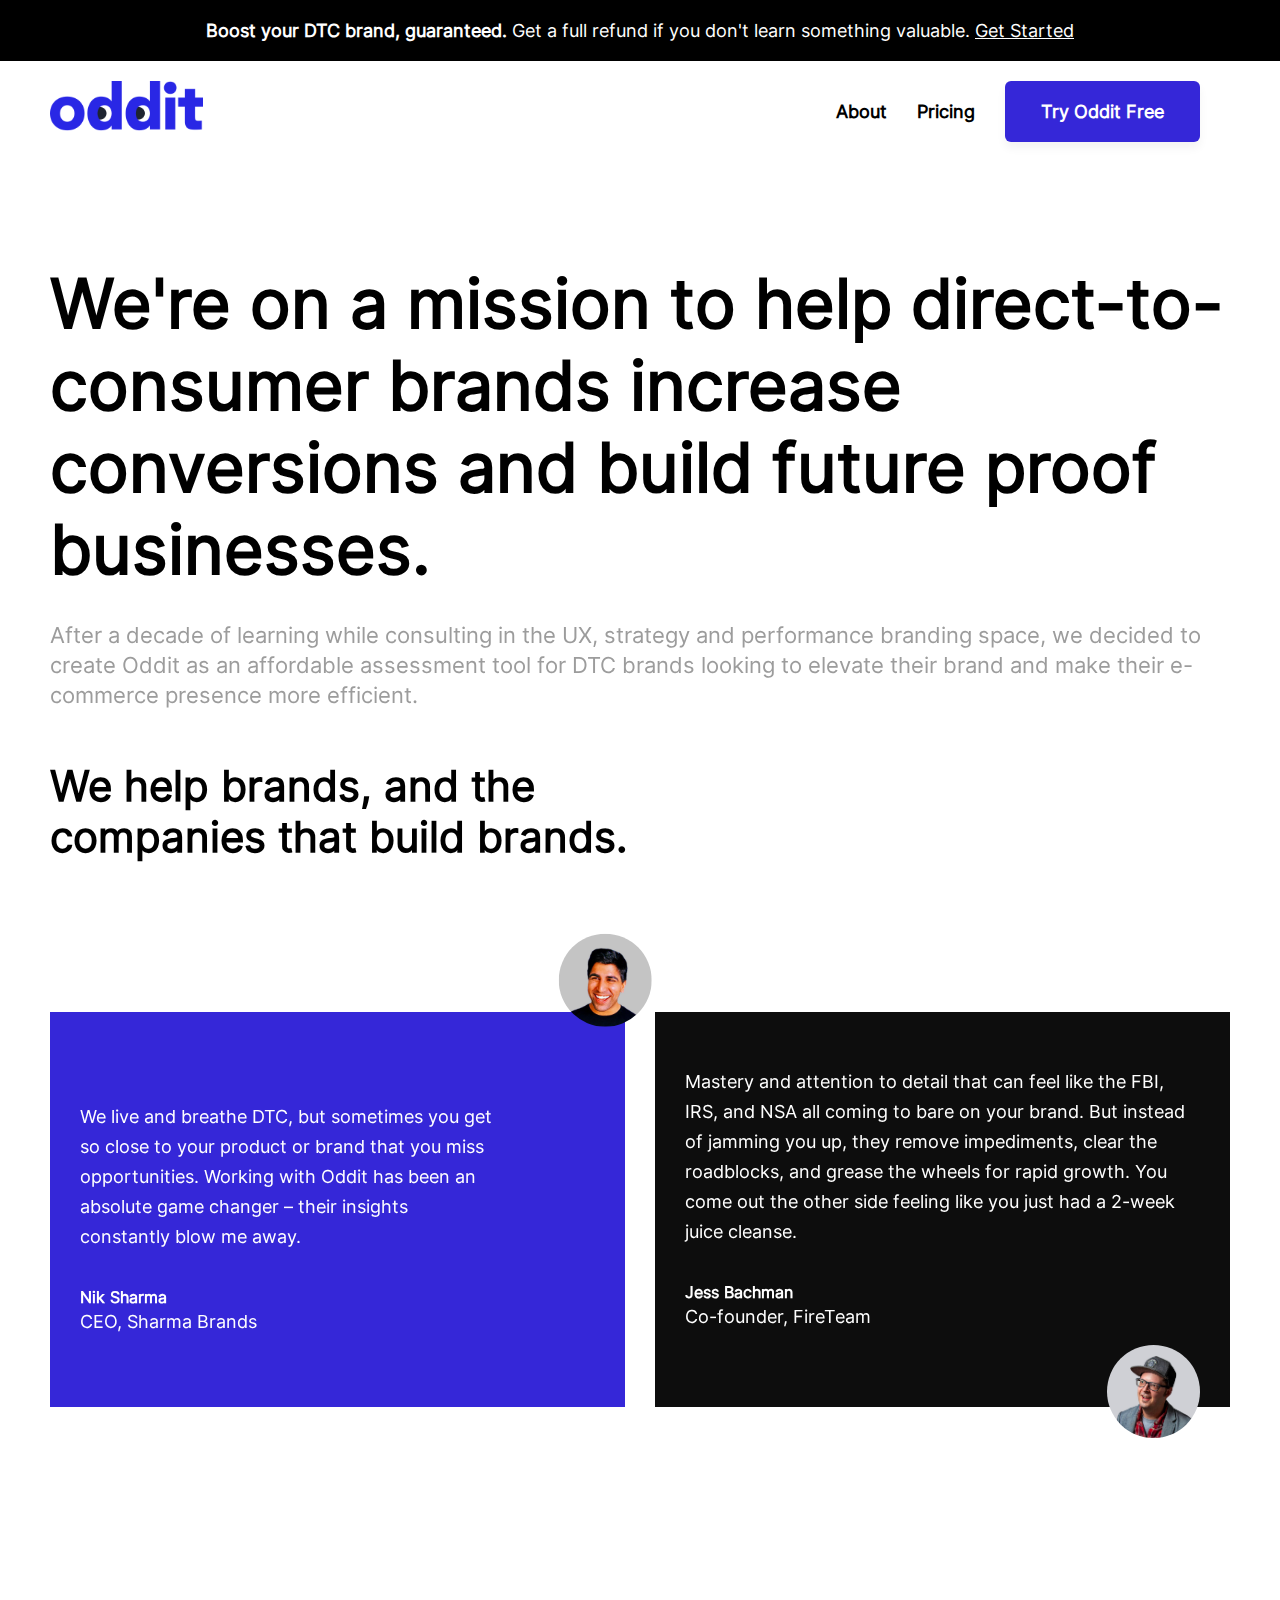
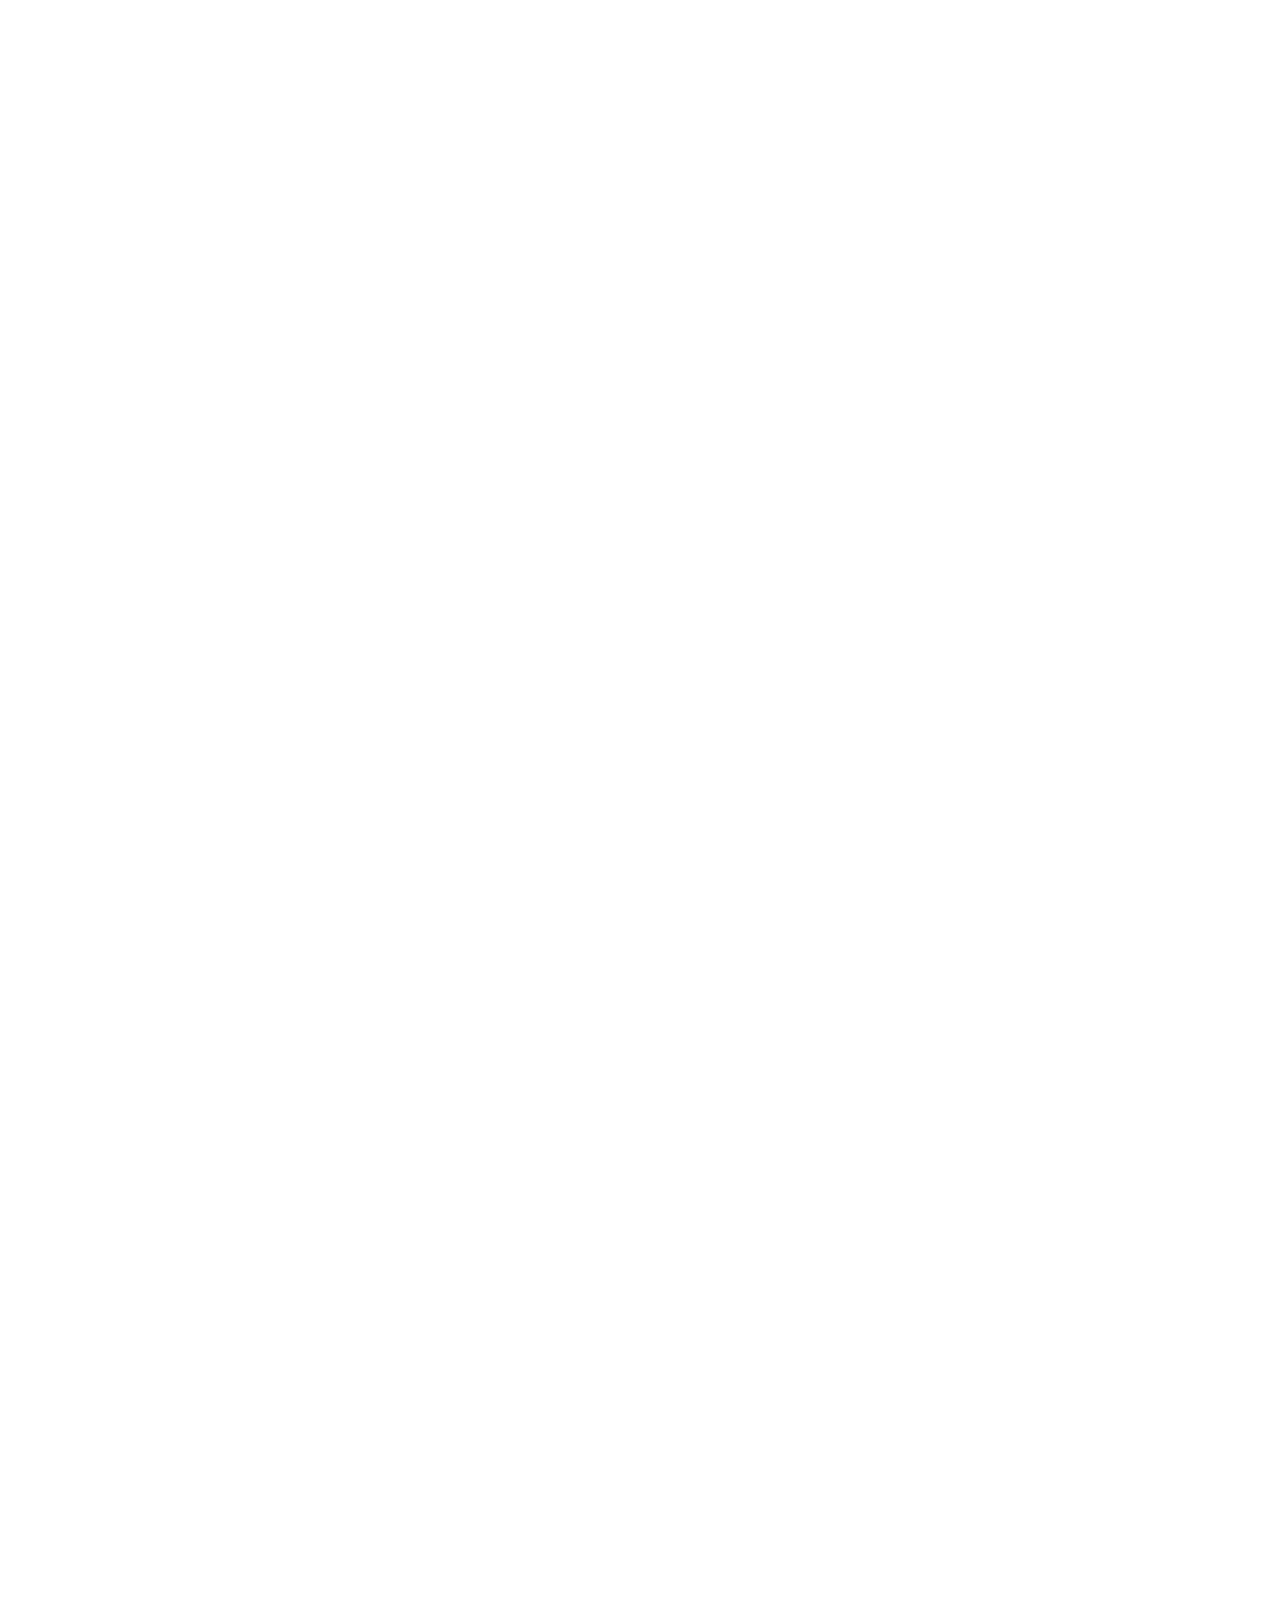
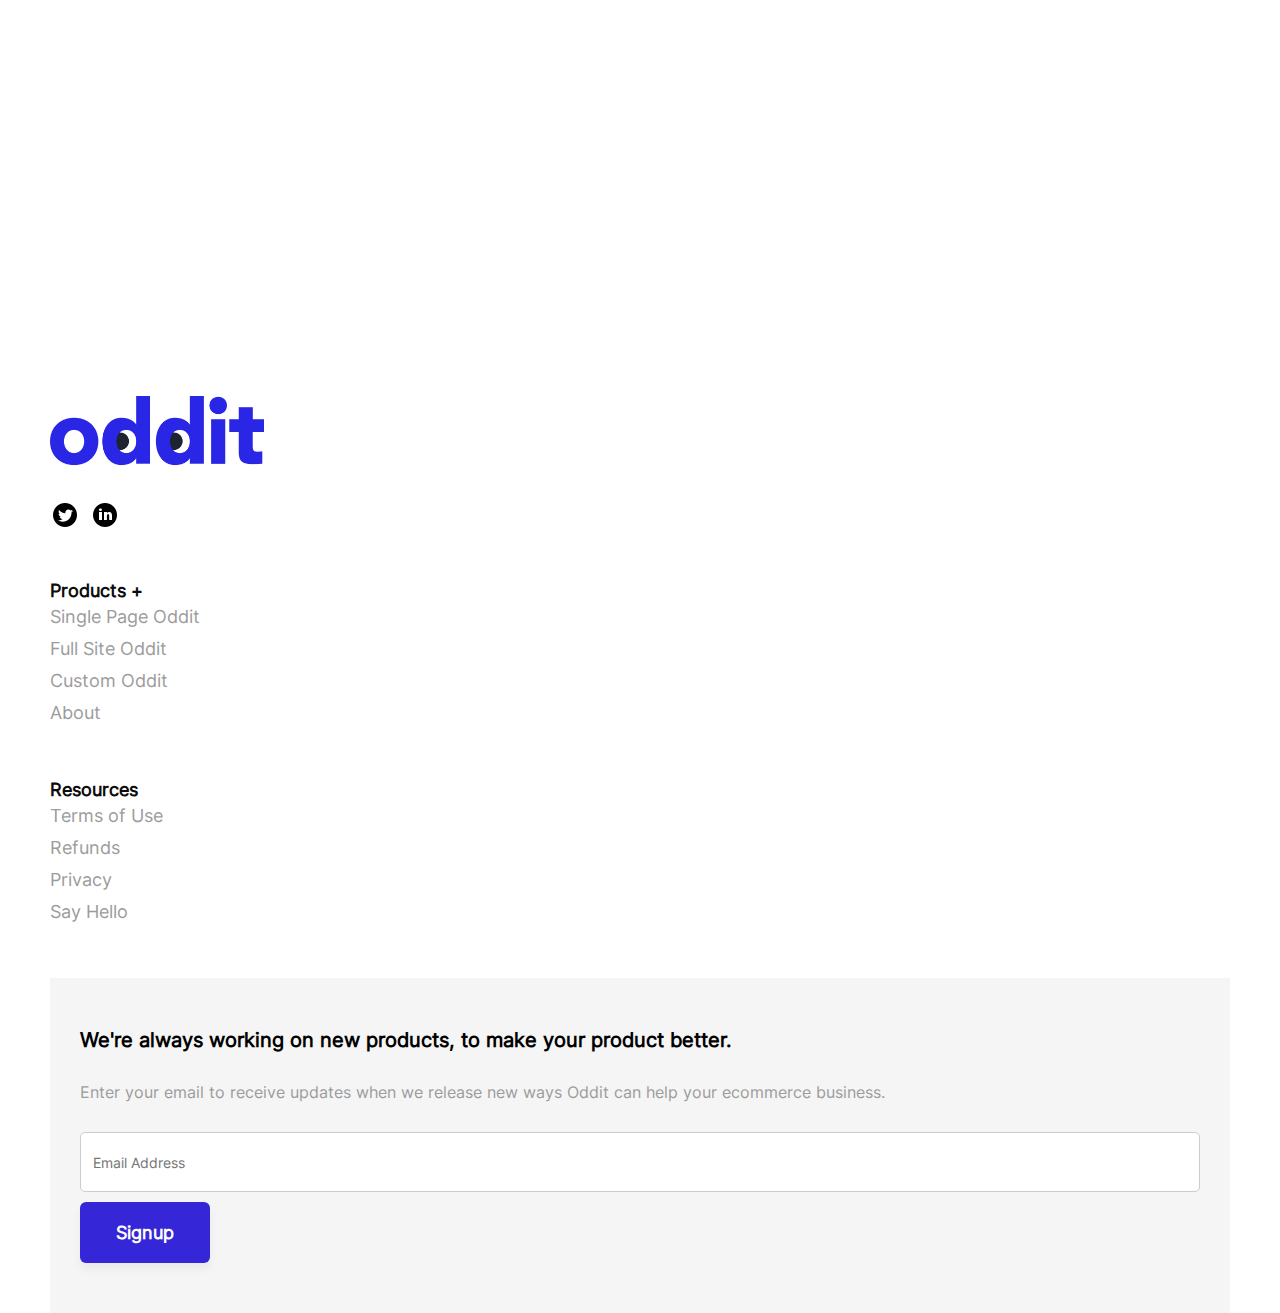
<file: pages/about.html>
<!DOCTYPE html>
<html lang="en">
   <head>
      <meta charset="UTF-8">
      <meta http-equiv="X-UA-Compatible" content="IE=edge">
      <meta name="viewport" content="width=device-width, initial-scale=1.0">
      <title>Oddit</title>
      <link rel="stylesheet" href="../assets/css/style.css">
      <link rel="stylesheet" href="https://cdnjs.cloudflare.com/ajax/libs/font-awesome/5.15.3/css/all.min.css">
      <link href="https://unpkg.com/aos@2.3.1/dist/aos.css" rel="stylesheet">

    </head>
   <body>
      <header>
         <div class="notification-bar">
            <p> <b>Boost your DTC brand, guaranteed.</b> Get a full refund if you don't learn something valuable. <a href="#oddit-prices"> Get Started</a>
            </p>
         </div>
         <nav class="oddit-container"> 
            <a href="../index.html">  <img src="../assets/images/601aefc655da8366545d9b35_oddit logo.png" class="logo" alt=""></a>
            <button type="button" class="navbar-toggle navbar-btn" onclick="myFunction()"> <i class="fa fa-bars"></i> </button>
            <ul>
               <li><a href="#">About</a></li>
               <li><a href="./pricing.html">Pricing</a></li>
               <li><a href="#" class="btn1">Try Oddit Free</a></li>
            </ul>
         </nav>
         <div class="mobile-nav" id="mb-nav">
            <ul>
               <li><a href="./about.html">About</a></li>
               <li><a href="./pricing.html">Pricing</a></li>
               <li><a href="#" class="btn1">Try Oddit Free</a></li>
            </ul>
         </div>
      </header>
      <div class="about-hero oddit-container" data-aos="fade-up">
          <div class="a-h-left">
              <h1>We're on a mission to help direct-to-consumer brands increase conversions and build future proof businesses.</h1>
              <p>After a decade of learning while consulting in the UX, strategy and performance branding space, we decided to create Oddit as an affordable assessment tool for DTC brands looking to elevate their brand and make their e-commerce presence more efficient.</p>
            </div>
          <div class="a-h-right">
              <img src="../assets/images/about.png" alt="">
          </div>
      </div>
    
      <div class="testimonial oddit-container " data-aos="fade-up">
         <h1>We help brands, and the companies that build brands.</h1>
         <div class="t-row about-testi">
            <div class="t-row-left t-r-one">
               <img src="../assets/images/m1.jpg" alt="">
               <p>We live and breathe DTC, but sometimes you get so close to your product or brand that you miss opportunities. Working with Oddit has been an absolute game changer – their insights constantly blow me away.</p>
               <span>Nik Sharma</span>
               <p>CEO, Sharma Brands</p>
            </div>
            <div class="t-row-right t-r-two">
               <p>Mastery and attention to detail that can feel like the FBI, IRS, and NSA all coming to bare on your brand. But instead of jamming you up, they remove impediments, clear the roadblocks, and grease the wheels for rapid growth. You come out the other side feeling like you just had a 2-week juice cleanse.</p>
               <span>Jess Bachman</span>
               <p>Co-founder, FireTeam </p>
               <img src="../assets/images/m2.jpg" alt="">
            </div>
         </div>
        
      </div>
      <div class="questions" data-aos="fade-up">
          <h1>Questions your Oddit helps answer.</h1>
          <div class="ques">
              <div class="q-box">
                  <p>What can we do to increase our ROAS? Our conversion rate?</p>
              </div>
              <div class="q-box">
                  <p>What can we do to increase conversions and reduce bounces after people click on our ads?</p>
              </div>
          </div>
          <div class="ques">
            <div class="q-box">
                <p>How can we grow our Average Order Value? How should we implement up-sells and cross-sells?</p>
            </div>
            <div class="q-box">
                <p>What are the things we don't know about our website that are costing us sales?</p>
            </div>
        </div>
        <div class="ques">
            <div class="q-box">
                <p>What should we A/B test to move the needle, as much as possible, right away?</p>
            </div>
            <div class="q-box">
                <p>What's working and what's not working to help people convert on our website?</p>
            </div>
        </div>
      </div>
      <div class="team-mate" data-aos="fade-up">
         <h1>Who makes the magic happen?</h1>
         <p>Oddit was founded by an experienced team of DTC brand, UX, and strategy professionals. We've launched, scaled, and sold numerous digital brands.</p>
         <div class="tmates">
            <div class="tmates-one tmates-row">
               <img src="../assets/images/t1.jpeg" alt="">
               <h4 class="name">Cameron Service</h4>
               <p>Cam has advised on UX for over a decade & was on the founding team for digital product agency, Versett.</p>
               <span class="position">User Experience</span>
               <hr class="position-bottom">
               <a href="#" class="lndn">View LinkedIn</a>
               <hr class="lndn-bottom">
            </div>
            <div class="tmates-two tmates-row">
               <img src="../assets/images/t2.png" alt="">
               <h4 class="name">Chris Mikulin</h4>
               <p>A true expert in paid social, digital strategy & performance marketing - and sweet yoyo tricks.</p>
               <span class="position">Conversion and Growth</span>
               <hr class="position-bottom">
               <a href="#" class="lndn">View LinkedIn</a>
               <hr class="lndn-bottom">
            </div>
            <div class="tmates-three tmates-row">
               <img src="../assets/images/t3.jpeg" alt="">
               <h4 class="name">Shaun Brandt</h4>
               <p>Shaun is a serial entrepreneur & performance branding expert behind numerous DTC brands.</p>
               <span class="position">Branding & Visual Design</span>
               <hr class="position-bottom">
               <a href="#" class="lndn">View LinkedIn</a>
               <hr class="lndn-bottom">
            </div>
         </div>
         <a href="" class="btn1">Learn More About Our Team</a>
      </div>
      <div class="join-us oddit-container" data-aos="fade-up">
          <div class="j-left">
             <h2>Join the world's fastest growing brands.</h2>
             <p>Start your Oddit to get your personalized insight.</p>
             <a href="" class="gs-btn">Get Started</a>
             <hr class="j-hr">
          </div>
          <div class="j-right">
            <h2>Earn with Oddit</h2>
            <p>Connect with our affiliate team to learn more about how Oddit can help your clients, and your wallet.</p>
            <a href="" class="r-gs-btn">Earn with Oddit</a>
            <hr class="r-j-hr">
          </div>
      </div>
      <footer class="oddit-container">
          <div class="f-logo">
             <a href="../index.html"> <img src="../assets/images/601aefc655da8366545d9b35_oddit logo.png" alt=""></a>
              <div class="social-icon">
                  <img src="../assets/images/icons8-twitter-circled-30.png" alt="">
                  <img src="../assets/images/icons8-linkedin-circled-30.png" alt="">
              </div>
          </div>
          <div class="f-link">
              <ul>
                  <p class="f-link-head"> Products +</p>
                  <li><a href="">Single Page Oddit</a></li>
                  <li><a href="">Full Site Oddit</a></li>
                  <li><a href="">Custom Oddit</a></li>
                  <li><a href="">About</a></li>
              </ul>
          </div>
          <div class="f-link-two">
              <ul>
                  <p class="f-link-head">Resources</p>
                  <li><a href="">Terms of Use</a></li>
                  <li><a href="">Refunds</a></li>
                  <li><a href="">Privacy</a></li>
                  <li><a href="">Say Hello</a></li> 
                </ul>
          </div>
          <div class="f-signup">
              <h4>We're always working on new products, to make your product better.</h4>
              <p>Enter your email to receive updates when we release new ways Oddit can help your ecommerce business.</p>
              <input type="email" placeholder="Email Address">
              <a href="#" class="btn1">Signup</a>
          </div>
      </footer>
      <script src="https://unpkg.com/aos@2.3.1/dist/aos.js"></script>
      <script src="../assets/js/custom.js"></script>
   </body>
</html>
</file>
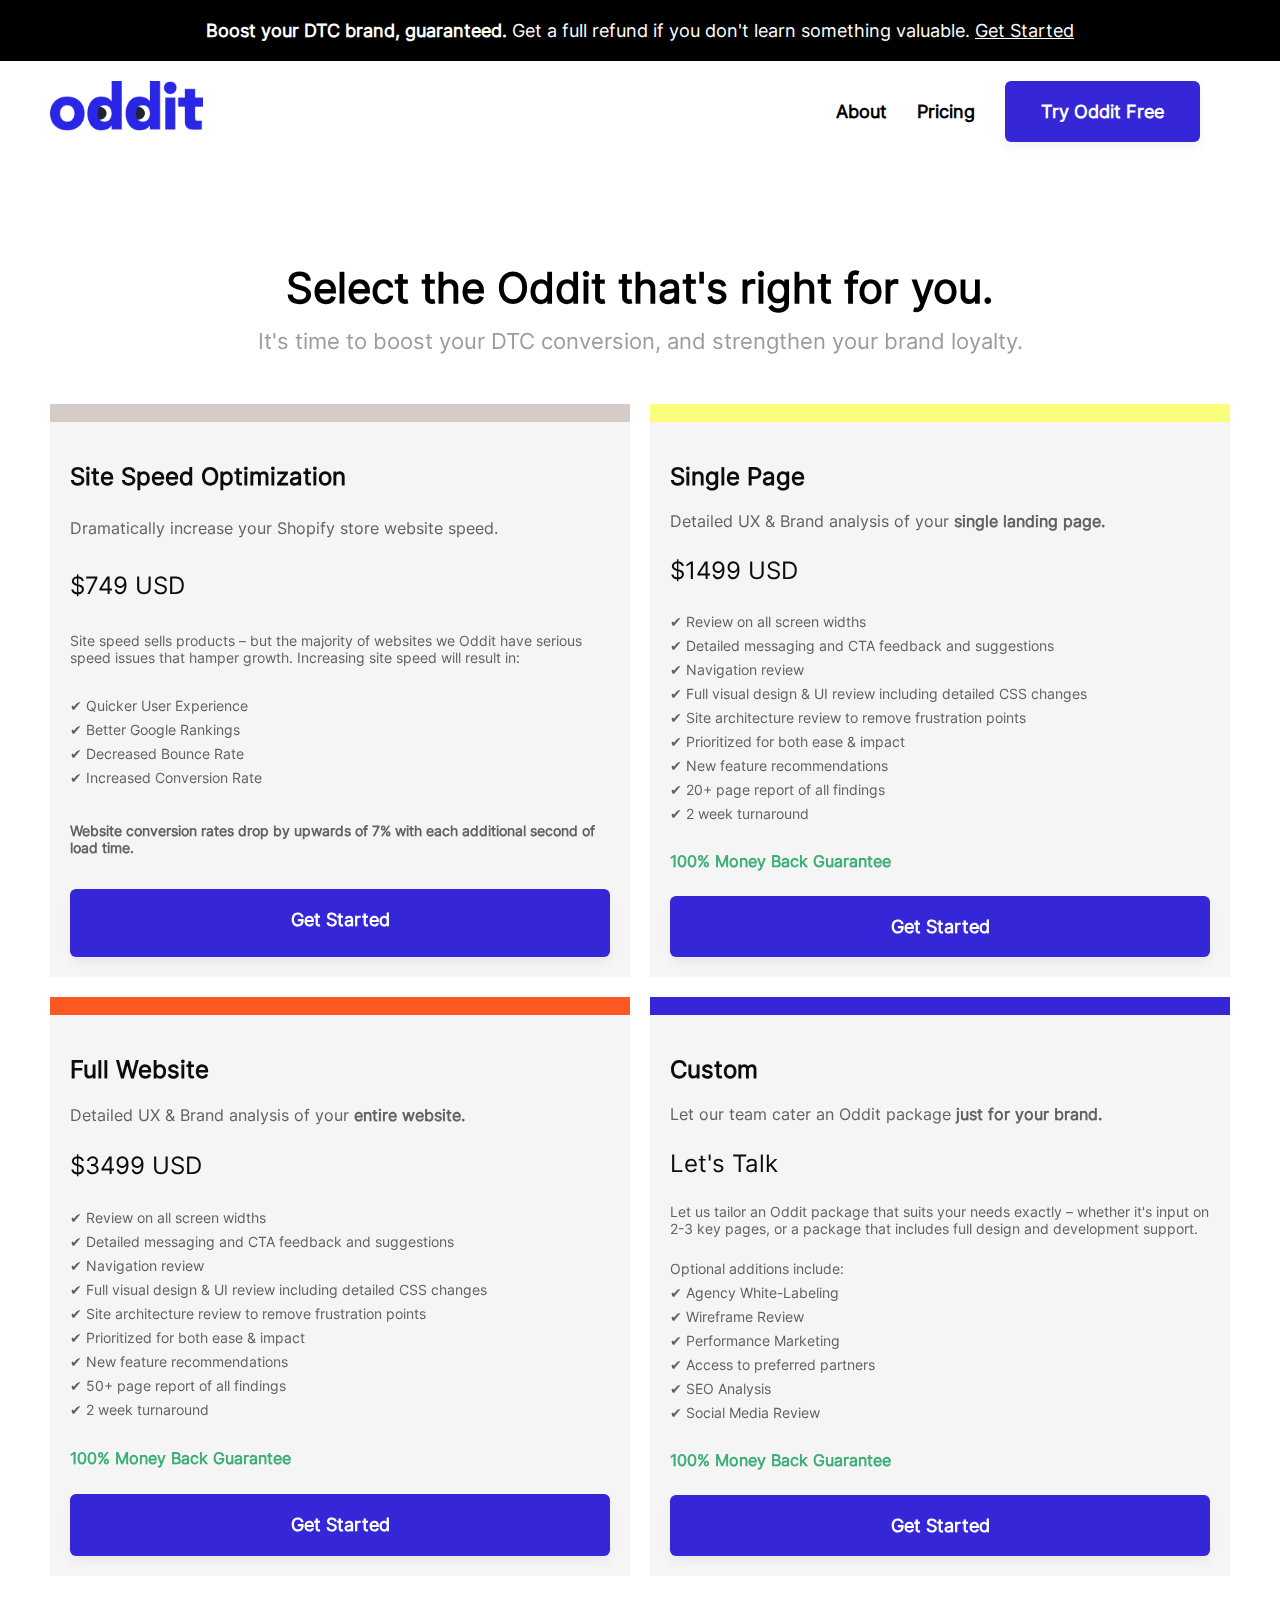
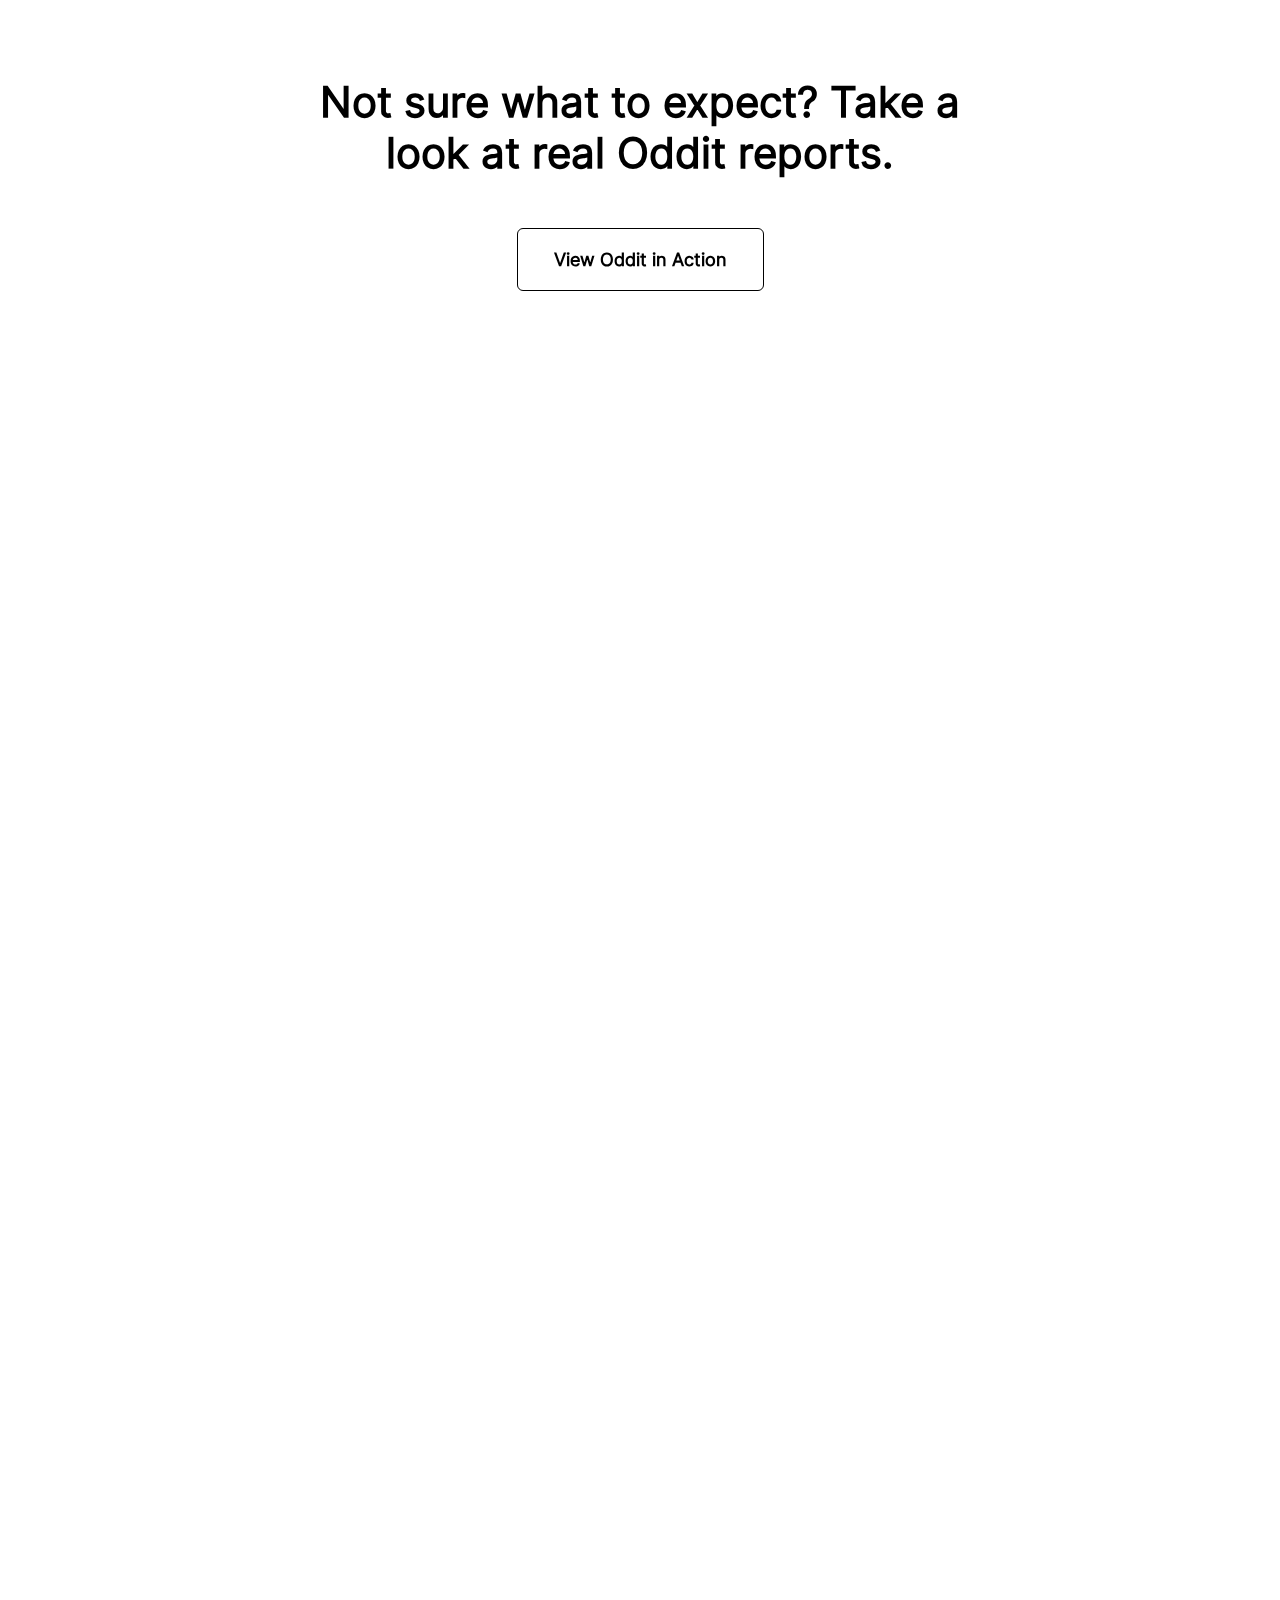
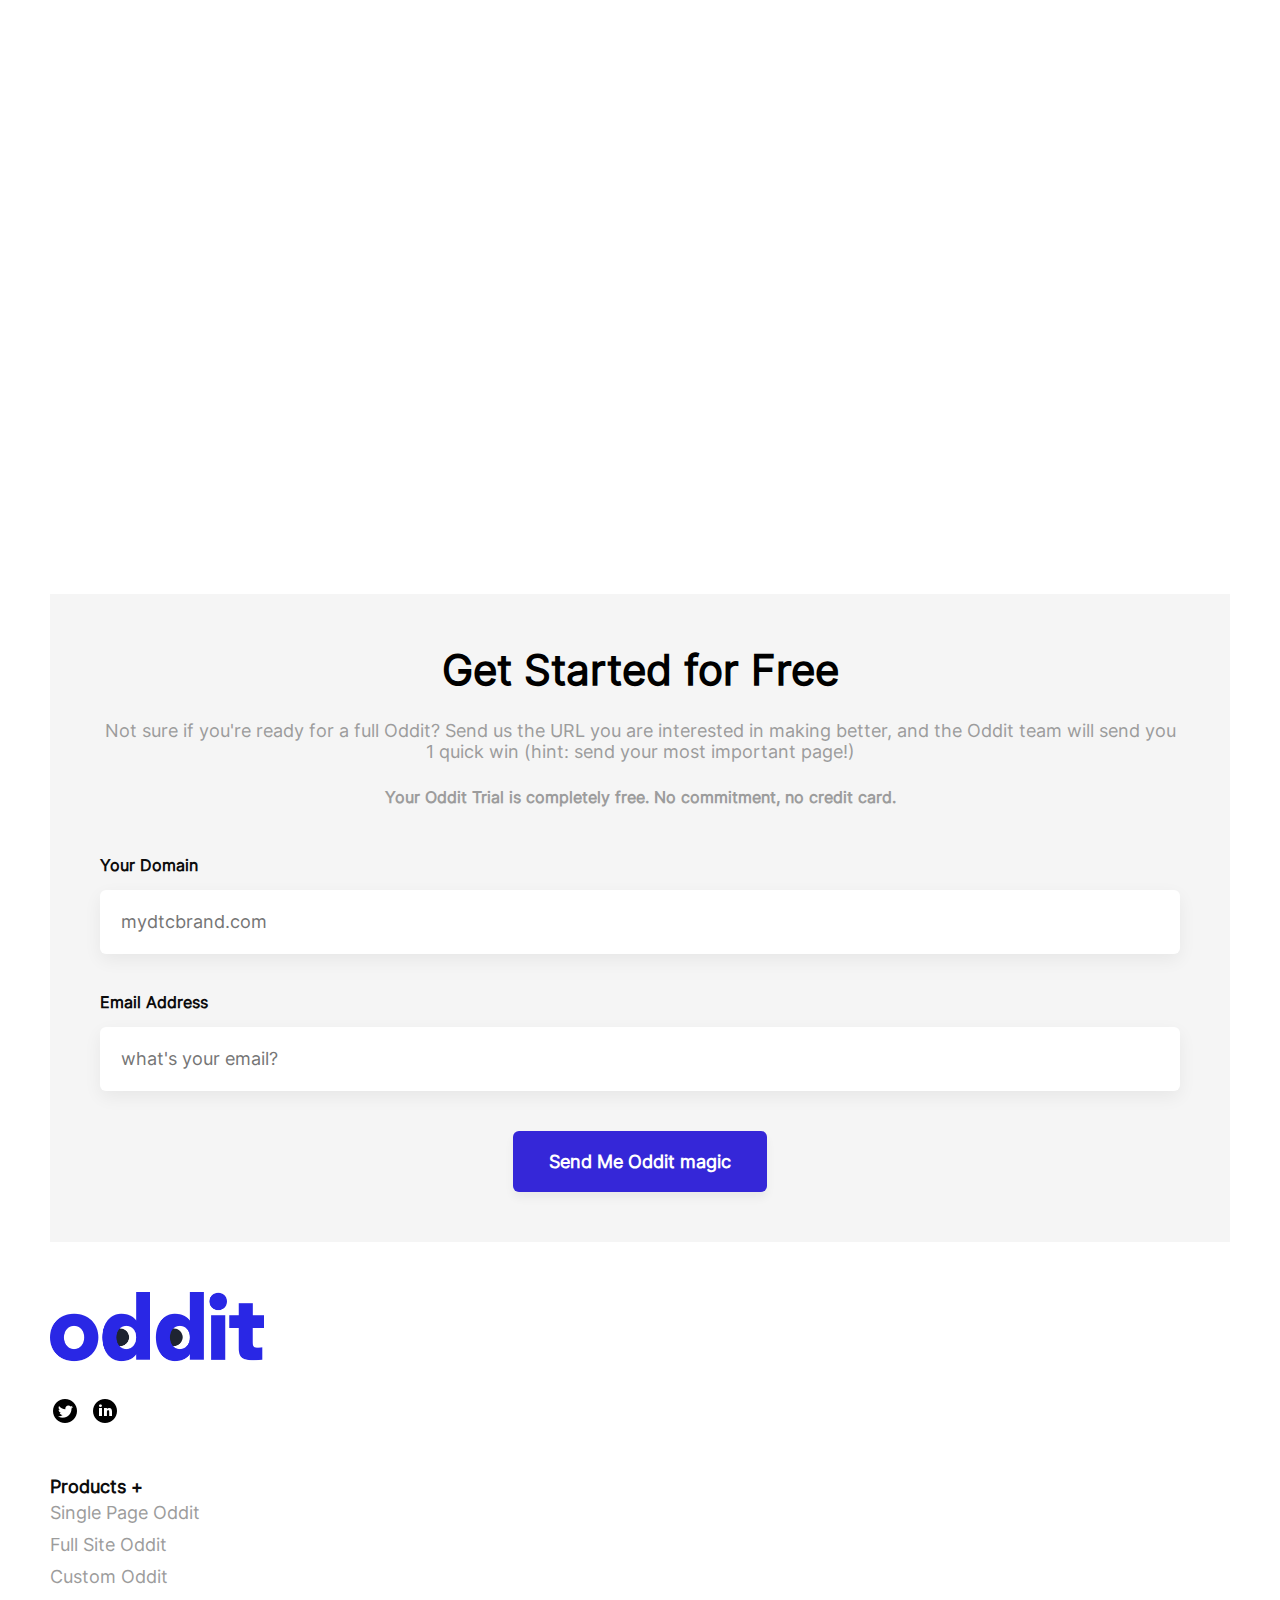
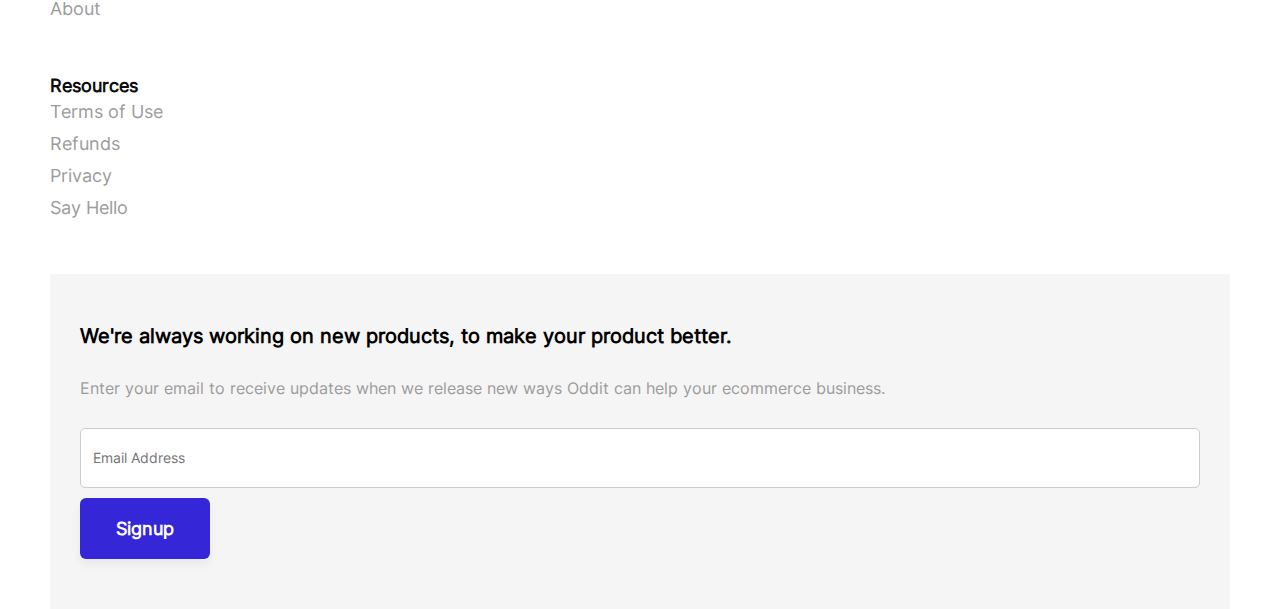
<file: pages/pricing.html>
<!DOCTYPE html>
<html lang="en">
   <head>
      <meta charset="UTF-8">
      <meta http-equiv="X-UA-Compatible" content="IE=edge">
      <meta name="viewport" content="width=device-width, initial-scale=1.0">
      <title>Oddit</title>
      <link rel="stylesheet" href="../assets/css/style.css">
      <link rel="stylesheet" href="https://cdnjs.cloudflare.com/ajax/libs/font-awesome/5.15.3/css/all.min.css">
      <link href="https://unpkg.com/aos@2.3.1/dist/aos.css" rel="stylesheet">
   </head>
   <body>
      <header>
         <div class="notification-bar">
            <p> <b>Boost your DTC brand, guaranteed.</b> Get a full refund if you don't learn something valuable. <a href="#oddit-prices"> Get Started</a>
            </p>
         </div>
         <nav class="oddit-container">
           <a href="../index.html"> <img src="../assets/images/601aefc655da8366545d9b35_oddit logo.png" class="logo" alt=""></a>
           <button type="button" class="navbar-toggle navbar-btn" onclick="myFunction()"> <i class="fa fa-bars"></i> </button>
           <ul>
               <li><a href="./about.html">About</a></li>
               <li><a href="./pricing.html">Pricing</a></li>
               <li><a href="#" class="btn1">Try Oddit Free</a></li>
            </ul>
         </nav>
         <div class="mobile-nav" id="mb-nav">
            <ul>
               <li><a href="./about.html">About</a></li>
               <li><a href="./pricing.html">Pricing</a></li>
               <li><a href="#" class="btn1">Try Oddit Free</a></li>
            </ul>
         </div>
      </header>
      <div class="home-pricing p-pricing oddit-container" data-aos="fade-up">
         <h1>Select the Oddit that's right for you.</h1>
         <p class="h-p-top-text">It's time to boost your DTC conversion, and strengthen your brand loyalty.</p>
         <div class="pricing-list">
            <div class="p-row p-one">
               <h3>Site Speed Optimization</h3>
               <span>Dramatically increase your Shopify store website speed.</span>
               <span class="price">$749 USD</span>
               <p>Site speed sells products – but the majority of websites we Oddit have serious speed issues that hamper growth. Increasing site speed will result in:</p>
               <ul>
                  <li>✔ Quicker User Experience</li>
                  <li>✔ Better Google Rankings</li>
                  <li>✔ Decreased Bounce Rate</li>
                  <li>✔ Increased Conversion Rate</li>
               </ul>
               <p class="p-one-details"><b>Website conversion rates drop by upwards of 7% with each additional second of load time.</b></p>
               <a href="#" class="btn1">Get Started</a>
            </div>
            <div class="p-row p-two">
               <h3>Single Page</h3>
               <span>Detailed UX & Brand analysis of your <b> single landing page.</b></span>
               <span class="price">$1499 USD</span>
               <ul>
                  <li>✔ Review on all screen widths</li>
                  <li>✔ Detailed messaging and CTA feedback and suggestions</li>
                  <li>✔ Navigation review</li>
                  <li>✔ Full visual design & UI review including detailed CSS changes</li>
                  <li>✔ Site architecture review to remove frustration points</li>
                  <li>✔ Prioritized for both ease & impact</li>
                  <li>✔ New feature recommendations</li>
                  <li>✔ 20+ page report of all findings</li>
                  <li>✔ 2 week turnaround</li>
               </ul>
               <span class="money-back">100% Money Back Guarantee</span>
               <a href="#" class="btn1">Get Started</a>
            </div>
            <div class="p-row p-three">
               <h3>Full Website</h3>
               <span>Detailed UX & Brand analysis of your<b> entire website.</b></span>
               <span class="price">$3499 USD</span>
               <ul>
                  <li>✔ Review on all screen widths</li>
                  <li>✔ Detailed messaging and CTA feedback and suggestions</li>
                  <li>✔ Navigation review</li>
                  <li>✔ Full visual design & UI review including detailed CSS changes</li>
                  <li>✔ Site architecture review to remove frustration points</li>
                  <li>✔ Prioritized for both ease & impact</li>
                  <li>✔ New feature recommendations</li>
                  <li>✔ 50+ page report of all findings</li>
                  <li>✔ 2 week turnaround</li>
               </ul>
               <span class="money-back">100% Money Back Guarantee</span>
               <a href="#" class="btn1">Get Started</a>
            </div>
            <div class="p-row p-four">
               <h3>Custom</h3>
               <span>Let our team cater an Oddit package <b> just for your brand.</b></span>
               <span class="price">Let's Talk</span>
               <p>Let us tailor an Oddit package that suits your needs exactly – whether it's input on 2-3 key pages, or a package that includes full design and development support.</p>
               ‍
               <ul>
                  <li>Optional additions include:</li>
                  <li>✔ Agency White-Labeling</li>
                  <li>✔ Wireframe Review</li>
                  <li>✔ Performance Marketing</li>
                  <li>✔ Access to preferred partners</li>
                  <li>✔ SEO Analysis</li>
                  <li>✔ Social Media Review</li>
               </ul>
               <span class="money-back">100% Money Back Guarantee</span>
               <a href="#" class="btn1">Get Started</a>
            </div>
         </div>
         <div class="h-p-bottom">
            <h1>Not sure what to expect? Take a look at real Oddit reports.</h1>
            <a href="#" class="btn3">View Oddit in Action</a>
         </div>
      </div>
      <div class="guarantee oddit-container" data-aos="fade-up">
         <p>60 Day Money Back Guarantee</p>
         <h1>We guarantee your Oddit will provide value. If you don't agree, let us know and we'll give you a 100% refund, no questions asked.</h1>
      </div>
      <div class="faq p-faq oddit-container" data-aos="fade-up">
         <div class="faq-top">
            <div class="f-t-left">
               <h1>Frequently Asked Questions</h1>
            </div>
            <div class="f-t-right">
               <p>Can't find what you're looking for? Send us an email and we'll get back to you shortly. <b class="faq-para"> Ask Oddit a Question</b></p>
            </div>
         </div>
         <div class="faq-bottom">
            <div class="f-b-cata  ">
               <button class="faq-cata" onclick="faqs('product')">Product</button>
               <button class="faq-cata" onclick="faqs('payments')">Payments</button>
               <button class="faq-cata" onclick="faqs('other')">Other</button>
            </div>
            <hr>
            <div id="product" class="fac-tab">
               <div class="f-b-content">
                  <div class="f-b-c-left f-con">
                     <h2>What happens after I recieve my Oddit?</h2>
                     <p>We intend for each Oddit to have a lot of ideas you & your team can execute and begin testing right away, as well as bigger future considerations. We can provide a list of trusted partners to help execute recommendations if needed. </p>
                  </div>
                  <div class="f-b-c-right f-con">
                     <h2> How does the Oddit process kickoff?</h2>
                     <p>Each Oddit starts with a simple questionnaire. This helps us understand any planned changes, specific concerns, and other details to ensure you're getting the most value out of your Oddit.</p>
                  </div>
               </div>
               <div class="f-b-content">
                  <div class="f-b-c-left f-con">
                     <h2>How long will it take to recieve my Oddit?</h2>
                     <p>Our typical turn around time is 2 weeks from the time the onboarding questionnaire is submitted. We're real people, giving real feedback so it takes us a bit of time to make sure we're providing the most value to you as possible.</p>
                  </div>
                  <div class="f-b-c-right f-con">
                     <h2>Is my brand too small for an Oddit?</h2>
                     <p>As long as you're committed about taking your brand to the next level, we believe Oddit is always a great fit. Brands that are early in their life cycle are typically more agile & able to incorporate larger shifts in strategy.</p>
                  </div>
               </div>
               <div class="f-b-content">
                  <div class="f-b-c-left f-con">
                     <h2>Will the Oddit team make updates to my site?</h2>
                     <p>Once we've completed your Oddit, you'll have a guide for what should be done to get the most out of your site. By request we can introduce our execution partner, who will provide a quote based on the scale and type of work involved to carry out all the suggestions you're comfortable with.</p>
                  </div>
                  <div class="f-b-c-right f-con">
                     <h2>Our e-commerce site is designed, but not built yet. Can you provide an Oddit at this stage?</h2>
                     <p>You bet, working in our initial input should give you a serious leg up once you kick off, plus things are always easier to adjust before they are built.</p>
                  </div>
               </div>
            </div>
            <div id="payments" class="fac-tab" style="display:none">
                <div class="f-b-content">
                    <div class="f-b-c-left f-con">
                       <h2>Is there a free version of Oddit?</h2>
                       <p>You bet - it's an extremely reduced version of a full Oddit, but we'll send you 1-3 quick win suggestions for your DTC brand completely for free. No commitment, no credit card.</p>
                    </div>
                    <div class="f-b-c-right f-con">
                       <h2>Do you offer refunds if I find the Oddit isn't helpful for my DTC brand?</h2>
                       <p>We guarantee your Oddit will provide value, but if you disagree, let us know and we'll provide a 100% refund, no questions asked.</p>
                    </div>
                 </div>
                 <div class="f-b-content">
                    <div class="f-b-c-left f-con">
                       <h2>What are the payment terms for Oddit?</h2>
                       <p>We're considering financing, but for now it's full payment upfront.</p>
                    </div>
                    <div class="f-b-c-right f-con">
                       <h2>What forms of payment do you accept?</h2>
                       <p>Almost everything under the sun - from Apple pay to Credit cards.</p>
                    </div>
                 </div>
            </div>
            <div id="other" class="fac-tab" style="display:none">
                <div class="f-b-content">
                    <div class="f-b-c-left f-con">
                       <h2>Do you provide support once I've received my Oddit?</h2>
                       <p>We have a great rolodex of trusted, proven partners we can connect you with, and will consider providing support ourselves.</p>
                    </div>
                    <div class="f-b-c-right f-con">
                       <h2>Is my brand too big for an Oddit?</h2>
                       <p>Oddit is a great fit for every size of DTC brand. Fresh eyes free of internal bureaucracy and history are especially useful and even small shifts in key metrics can drive massive impact.</p>
                    </div>
                 </div>
            </div>
         </div>
      </div>
      <div class="subscribtion oddit-container">
          <div class="subs-top">
              <h1>Get Started for Free</h1>
              <p>Not sure if you're ready for a full Oddit? Send us the URL you are interested in making better, and the Oddit team will send you 1 quick win (hint: send your most important page!)</p>
              <span><b>Your Oddit Trial is completely free. No commitment, no credit card.</b></span>
            </div>
            <div class="subs-bottom">
                <label for="domian">Your Domain</label>
                <input type="text" placeholder="mydtcbrand.com">
                <label for="email">Email Address</label>
                <input type="text" placeholder="what's your email?">
            </div>
            <a href="#" class="btn1">Send Me Oddit magic</a>
      </div>
      <footer class="oddit-container">
          <div class="f-logo">
            <a href="../index.html">  <img src="../assets/images/601aefc655da8366545d9b35_oddit logo.png" alt=""></a>
              <div class="social-icon">
                  <img src="../assets/images/icons8-twitter-circled-30.png" alt="">
                  <img src="../assets/images/icons8-linkedin-circled-30.png" alt="">
              </div>
          </div>
          <div class="f-link">
              <ul>
                  <p class="f-link-head"> Products +</p>
                  <li><a href="">Single Page Oddit</a></li>
                  <li><a href="">Full Site Oddit</a></li>
                  <li><a href="">Custom Oddit</a></li>
                  <li><a href="">About</a></li>
              </ul>
          </div>
          <div class="f-link-two">
              <ul>
                  <p class="f-link-head">Resources</p>
                  <li><a href="">Terms of Use</a></li>
                  <li><a href="">Refunds</a></li>
                  <li><a href="">Privacy</a></li>
                  <li><a href="">Say Hello</a></li> 
                </ul>
          </div>
          <div class="f-signup">
              <h4>We're always working on new products, to make your product better.</h4>
              <p>Enter your email to receive updates when we release new ways Oddit can help your ecommerce business.</p>
              <input type="email" placeholder="Email Address">
              <a href="#" class="btn1">Signup</a>
          </div>
      </footer>
      <script src="https://unpkg.com/aos@2.3.1/dist/aos.js"></script>
      <script src="../assets/js/custom.js"></script>
   </body>
</html>
</file>
<file: assets/css/style.css>
@font-face {
  font-family: "inter";
  src: url("../fonts/Inter-VariableFont_slnt\,wght.ttf");
  font-weight: normal;
  font-style: normal;
}
* {
  margin: 0;
  padding: 0;
  box-sizing: border-box;
  font-family: inter;
}
.oddit-container {
  padding: 0 212px;
}
img {
  max-width: 100%;
  height: auto;
}
h4 {
  font-size: 22px;
  font-weight: 400;
}
p {
  font-size: 18px;
}
a {
  text-decoration: none;
  font-size: 18px;
}
ul li {
  list-style: none;
}
.notification-bar {
  display: flex;
  align-items: center;
  justify-content: center;
  background-color: #000;
  padding: 10px 0;
  text-align: center;
  font-size: 18px;
  color: #fff;
}
.notification-bar a {
  color: #fff;
  text-decoration: underline;
}
nav {
  display: grid;
  grid-template-columns: 1fr 2fr;
  position: sticky;
  left: 0%;
  top: 0px;
  right: 0%;
  bottom: auto;
  z-index: 9;
  background: #fff;
  padding-top: 20px !important;
  padding-bottom: 20px !important;
}
nav ul {
  display: flex;
  align-items: center;
  justify-content: flex-end;
}
.logo {
  max-height: 50px;
}
nav ul li a {
  font-size: 18px;
  font-weight: 700;
  margin-right: 30px;
  text-decoration: none;
  color: #000;
}
.btn1 {
  display: inline-block;
  padding: 20px 36px;
  border-radius: 6px;
  background-color: #3527d8;
  box-shadow: 0 6px 10px 0 rgb(0 0 0 / 5%);
  color: #fff;
  font-weight: 700;
  text-align: center;
  transition: 0.3s;
}
.hero-section {
  margin-top: 120px !important;
  text-align: center;
  max-width: 636px;
  margin: auto;
}
.hero-section h1 {
  font-size: 68px;
  font-weight: 700;
}
.hero-section p {
  font-size: 26px;
  margin-top: 30px;
  color: #9c9c9c;
  line-height: 1.5em;
}
.hero-btn {
  margin-top: 42px;
}
.hero-img {
  margin: auto;
  text-align: center;
}
.hero-img img {
  margin: 50px 0;
}
.hero-img p {
  font-size: 26px;
  margin-top: 30px;
  color: #9c9c9c;
}
.logo-list {
  margin-top: 70px;
}
.logo-list ul {
  display: flex;
  justify-content: space-between;
}
.logo-list ul li img {
  max-height: 34px;
}

/* about-oddit */

.about-oddit {
  background-color: #3527d8;
  color: #fff;
  margin-top: 55px;
  padding-bottom: 105px;
  text-align: center;
}
.about-oddit-top {
  text-align: center;
}
.about-oddit-top h1 {
  font-size: 42px;
  padding-top: 105px;
}
.about-oddit-top h4 {
  max-width: 650px;
  margin-top: 20px !important;
  line-height: 32px;
  margin: auto;
}

.about-oddit-bottom {
  display: grid;
  grid-template-columns: 1fr 1fr 1fr;
  grid-gap: 50px;
  text-align: center;
  margin-top: 50px;
  margin-bottom: 50px;
}
.about-oddit-bottom h4 {
  margin: 20px 0;
}
.about-oddit-bottom p {
  line-height: 32px;
  color: hsla(0, 0%, 100%, 0.5);
}
.btn2 {
  display: inline-block;
  padding: 20px 36px;
  border-radius: 6px;
  background-color: #fff;
  box-shadow: 0 6px 10px 0 rgb(0 0 0 / 5%);
  color: #3527d8;
  font-weight: bold;
  text-align: center;
  transition: 0.3s;
}

.feedback-top {
  padding-top: 90px;
  text-align: center;
  max-width: 600px;
  margin: auto;
}

.feedback-top h1 {
  font-size: 42px;
}

.feedback-top p {
  font-size: 22px;
  margin-top: 20px;
  color: #9c9c9c;
}
.feedback-row {
  display: grid;
  grid-template-columns: 1fr 1fr;
  text-align: center;
  grid-gap: 70px;
  margin: 100px 0;
}
.feedback-row img {
  max-height: 150px;
}
.feedback-row h6 {
  font-size: 24px;
  font-weight: normal;
  margin: 50px 0 20px 0;
}
.feedback-row p {
  color: #9c9c9c;
  line-height: 1.667em;
}
.why-oddit {
  padding-top: 50px;
}
.why-oddit h1 {
  font-size: 68px;
  max-width: 650px;
  margin: auto;
  text-align: center;
}
.why-oddit-row {
  display: grid;
  grid-template-columns: 1fr 1fr;
  grid-gap: 50px;
  margin: 150px 0;
}
.why-oddit-row a {
  font-size: 17px;
  font-weight: 700;
  color: #0c0c0c;
}
.user-ex-btn {
  background: #fafe7d;
  padding: 15px;
}
.why-oddit-row h2 {
  font-size: 36px;
  font-weight: normal;
  margin: 30px 0;
}
.why-oddit-row ul li {
  list-style: disc !important;
  color: #9c9c9c;
  font-size: 18px;
}
.why-oddit-row ul {
  margin-left: 25px;
  line-height: 30px;
}
.why-oddit-row img {
  margin: -40px;
}
.conv-btn {
  background: #b7d5e8;
  padding: 15px;
}
.w-text {
  margin-top: 25px;
}
.visual-btn {
  background: #3527d8;
  padding: 15px;
  color: #fff !important;
}
.info-btn {
  background: #fd5723;
  padding: 15px;
  color: #fff !important;
}
.exp-btn {
  background: #d5ccc7;
  padding: 15px;
}

.testimonial h1 {
  font-size: 42px;
  max-width: 710px;
  margin-bottom: 50px;
}
.t-row {
  display: grid;
  grid-template-columns: 1fr 1fr;
  margin: 100px 0;
  grid-gap: 100px;
}
.t-row-left {
  padding: 55px 30px 35px 30px;
}
.t-row-right {
  padding: 55px 30px 35px 30px;
}
.t-r-one {
  background-color: #3527d8;
  color: #fff;
  padding: 90px 30px 35px 30px !important;
}
.t-r-one img {
  max-height: 93px;
  border-radius: 50%;
  transform: translate(61%, -181%);
  float: right;
}
.t-r-two {
  background-color: #0d0d0d;
  color: #fff;
}
.t-r-two img {
  max-height: 93px;
  border-radius: 50%;
  transform: translate(100%, 0);
  float: right;
  margin-top: -115px;
}
.t-r-three {
  background-color: #0c0c0c;
  color: #fff;
}
.t-r-four {
  background-color: #f5f5f5;
  color: #0d0d0d;
}
.t-row span {
  font-weight: 700;
}
.t-row p {
  line-height: 1.667em;
  margin-bottom: 35px;
}
.t-r-three img {
  max-height: 93px;
  border-radius: 50%;
  transform: translate(-82%, -24%);
  margin-top: -85px;
}
.t-r-four img {
  max-height: 93px;
  border-radius: 50%;
  float: right;
  margin-top: -50px;
  transform: translate(-100%, 85%);
}
.home-pricing h1 {
  text-align: center;
  font-size: 42px;
  font-weight: 700;
}
.home-pricing .h-p-top-text {
  font-size: 22px;
  color: #9c9c9c;
  margin: 15px 0 50px 0;
  text-align: center;
}
.pricing-list {
  display: grid;
  grid-template-columns: 1fr 1fr 1fr 1fr;
  grid-gap: 20px;
}
.p-row {
  background-color: #f5f5f5;
  padding: 20px;
  display: grid;
  transition: 0.3s;
}
.p-one:hover {
  margin-top: -15px;
  margin-bottom: 15px;
}
.p-two:hover {
  margin-top: -15px;
  margin-bottom: 15px;
}
.p-three:hover {
  margin-top: -15px;
  margin-bottom: 15px;
}
.p-four:hover {
  margin-bottom: 15px;
  margin-top: -15px;
}
.p-row .btn1 {
  display: block;
}
.p-row h3 {
  font-size: 24px;
  font-weight: 700;
  color: #0c0c0c;
  margin: 20px 0;
}
.p-row span {
  font-size: 16px;
  color: #626262;
}
.p-row p {
  font-size: 14px;
  color: #626262;
}
.p-row ul li {
  font-size: 14px;
  color: #626262;
  line-height: 24px;
}
.p-row .price {
  font-size: 24px;
  font-weight: normal;
  color: #0c0c0c;
  margin: 25px 0;
  display: block;
}
.p-row .money-back {
  font-size: 16px;
  font-weight: 700;
  color: #3cae77;
  margin: 25px 0;
  display: block;
}
.p-one-details {
  margin: 25px 0;
}
.p-one ul {
  margin-top: 20px;
}
.p-one {
  border-top: 18px solid #d5ccc7;
}
.p-two {
  border-top: 18px solid #fafe7d;
}
.p-three {
  border-top: 18px solid #fd5723;
}
.p-four {
  border-top: 18px solid #3527d8;
}
.h-p-bottom {
  margin: 100px 0 200px 0;
  text-align: center;
}
.h-p-bottom h1 {
  font-size: 42px;
  max-width: 660px;
  margin-bottom: 50px !important;
  margin: auto;
}
.btn3 {
  display: inline-block;
  padding: 20px 36px;
  border-radius: 6px;
  background-color: #fff;
  border: 1px solid #000;
  color: #000;
  text-align: center;
  transition: 0.3s;
  font-weight: 700;
}
.btn3:hover {
  background-color: #000;
  color: #fff;
}
.guarantee {
  padding: 85px 212px;
  background-color: #b7d5e8;
  text-align: center;
  margin: auto;
}
.guarantee p {
  font-size: 17px;
  padding: 15px;
  background-color: #3527d8;
  max-width: 320px;
  margin-bottom: 30px !important;
  margin: auto;
  color: #fff;
  font-weight: 700;
}
.guarantee h1 {
  font-size: 42px;
  max-width: 880px;
  margin: auto;
}

.team-mate {
  padding: 168px 212px;
  text-align: center;
}
.team-mate h1 {
  font-size: 42px;
  text-align: center;
}
.team-mate p {
  font-size: 22px;
  color: #9c9c9c;
  max-width: 650px;
  margin: auto;
  margin-top: 30px !important;
}

.tmates {
  display: grid;
  grid-template-columns: 1fr 1fr 1fr;
  grid-gap: 50px;
  margin-top: 50px;
  margin-bottom: 50px;
}
.tmates-row {
  background-color: #f5f5f5;
  padding: 30px 30px 60px 30px;
  text-align: center;
}
.tmates-row img {
  max-height: 132px;
  border-radius: 50%;
}
.tmates-row .name {
  margin-top: 30px;
  font-weight: 700;
}
.tmates-row .position {
  margin: 30px 0;
  font-size: 20px;
}
.tmates-row p {
  font-size: 18px !important;
  color: #626262;
  margin-bottom: 30px;
}
.tmates-row .position-bottom {
  margin: 30px 0;
  background-color: #d2d2d2;
  border: none;
  height: 1px;
}
.tmates-row a {
  font-size: 18px;
  font-weight: 700;
  color: #0c0c0c;
  transition: 1s;
}
.tmates-row .lndn-bottom {
  margin: 30px 0;
  background-color: #d2d2d2;
  border: none;
  height: 3px;
  width: 120px;
  margin-top: 15px !important;
  margin: auto;
}

.lndn-bottom::after {
  content: "";
  display: block;
  width: 0;
  height: 3px;
  background: #000;
  transition: width 0.3s;
}
.lndn:hover + .lndn-bottom::after {
  width: 100%;
}

.faq-top {
  display: grid;
  grid-template-columns: 1fr 1fr;
  grid-gap: 50px;
}
.f-t-left h1 {
  font-size: 42px;
}
.f-t-right p {
  color: #9c9c9c !important;
}
.faq-para {
  color: #3527d8;
}
.faq-bottom {
  margin-top: 100px;
}
.f-b-content {
  display: grid;
  grid-template-columns: 1fr 1fr;
  grid-gap: 25px;
  margin: 25px 0;
  padding: 0 100px;
}
.f-con {
  background-color: #f5f5f5;
  padding: 40px;
}
.f-con h2 {
  font-size: 24px;
  font-weight: normal;
}
.f-con p {
  color: #9c9c9c;
  line-height: 32px;
  margin: 20px 0;
}
.f-b-cata {
  display: flex;
  justify-content: center;
  gap: 45px;
}
.f-b-cata button {
  border: none;
  background: none;
  color: #9c9c9c;
  font-size: 18px;
  cursor: pointer;
}
.faq-bottom hr {
  margin: 30px 0 60px 0;
  background-color: #d2d2d2;
  border: none;
  height: 1px;
}
.subscribtion {
  background-color: #f5f5f5;
  text-align: center;
  margin: auto;
  margin: 100px 260px;
  padding: 60px;
}
.subs-top h1 {
  font-size: 42px;
}
.subs-top p {
  color: #9c9c9c;
  margin: 25px 0;
}
.subs-top span {
  color: #9c9c9c;
}
.subs-bottom {
  margin-top: 50px;
  text-align: left;
}
.subs-bottom label {
  display: block;
  margin-bottom: 15px;
  color: #0c0c0c;
  line-height: 1.111em;
  font-weight: 700;
}
.subs-bottom input {
  width: 100%;
  height: 64px;
  margin-bottom: 40px;
  padding-right: 21px;
  padding-left: 21px;
  border: 0px solid #000;
  border-radius: 6px;
  background-color: #fff;
  font-size: 18px;
  box-shadow: 0 6px 18px 0 rgb(0 0 0 / 6%);
  transition: 0.3s;
}
.subs-bottom input:hover {
  box-shadow: 0 0 0 0 rgb(0 0 0 / 6%);
  color: #0d0d0d;
}
footer {
  display: grid;
  grid-template-columns: 1fr 1fr 1fr 2fr;
  grid-gap: 50px;
}
.f-logo img {
  max-height: 70px;
}
footer ul li {
  line-height: 32px;
  transition: 0.3s;
}
footer ul li:hover {
  margin-left: 5px;
}
footer ul li a {
  color: #9c9c9c;
}
.f-link-head {
  color: #0c0c0c;
  font-weight: 700;
}
.f-signup {
  background-color: #f5f5f5;
  padding: 50px 30px;
}
.f-signup p {
  font-size: 16px;
  margin: 30px 0;
  color: #9c9c9c;
}
.f-signup h4 {
  font-size: 20px;
  font-weight: 700;
}
.f-signup input {
  display: block;
  width: 100%;
  padding: 8px 12px;
  margin-bottom: 10px;
  font-size: 14px;
  line-height: 1.42857143;
  color: #333333;
  height: 60px;
  border-radius: 5px;
  background-color: #ffffff;
  border: 1px solid #cccccc;
}

.social-icon {
  display: flex;
  gap: 10px;
  margin-top: 30px;
}

/* about page */

.about-hero {
  display: grid;
  grid-template-columns: 2fr 1fr;
  margin: 100px 0;
  grid-gap: 50px;
}
.a-h-left h1 {
  font-size: 68px;
}
.a-h-left p {
  font-size: 22px;
  color: #9c9c9c;
  margin-top: 30px;
  line-height: 30px;
}
.about-testi {
  margin-top: 150px;
}
.questions {
  background-color: #3527d8;
  padding: 100px 280px;
}
.questions h1 {
  font-size: 42px;
  margin-bottom: 50px;
  color: #fff;
  max-width: 650px;
  margin: auto;
  text-align: center;
}
.ques {
  display: grid;
  grid-template-columns: 1fr 1fr;
  grid-gap: 25px;
  margin: 25px 0;
}
.q-box {
  padding: 50px;
  background-color: #fff;
}
.q-box p {
  line-height: 34px;
  font-size: 24px;
  color: #0c0c0c;
}
.join-us {
  display: grid;
  grid-template-columns: 1fr 1fr;
  grid-gap: 25px;
  margin-bottom: 100px;
}
.join-us h2 {
  font-size: 32px;
}
.join-us p {
  color: #9c9c9c;
  margin: 10px 0 20px 0;
}
.j-left {
  background-color: #0c0c0c;
  padding: 80px 50px;
  color: #fff;
}
.j-left p {
  color: #d2d2d2;
}
.j-right {
  background-color: #f5f5f5;
  padding: 80px 50px;
  color: #0c0c0c;
}
.gs-btn {
  color: #fff;
  font-weight: 700;
}
.j-hr {
  margin: 30px 0;
  background-color: #d2d2d2;
  border: none;
  height: 3px;
  width: 120px;
  margin-top: 15px !important;
}

.j-hr::after {
  content: "";
  display: block;
  width: 0;
  height: 3px;
  background: #fff;
  transition: width 0.3s;
}
.gs-btn:hover + .j-hr::after {
  width: 100%;
}

.r-gs-btn {
  color: #0c0c0c;
  font-weight: 700;
}
.r-j-hr {
  margin: 30px 0;
  background-color: #d2d2d2;
  border: none;
  height: 3px;
  width: 120px;
  margin-top: 15px !important;
}

.r-j-hr::after {
  content: "";
  display: block;
  width: 0;
  height: 3px;
  background: #000;
  transition: width 0.3s;
}
.r-gs-btn:hover + .r-j-hr::after {
  width: 100%;
}
.p-pricing {
  margin-top: 100px;
}
.p-faq {
  margin-top: 100px;
}
.navbar-btn {
  display: none;
}

@media screen and (max-width: 1300px) and (min-width: 768px) {
  .notification-bar {
    padding: 20px;
  }
  .oddit-container {
    padding: 0 50px;
  }
  .logo-list ul li img {
    max-height: 25px;
  }
  .about-oddit {
    padding: 50px;
  }
  .why-oddit-row {
    grid-template-columns: 1fr;
  }
  .why-oddit h1 {
    font-size: 56px;
  }
  .why-mb .w-left {
    order: 2;
  }
  .t-r-two img {
    transform: translate(0%, 100%);
  }
  .t-r-three img {
    transform: translate(-26%, -24%);
  }
  .t-r-four img {
    transform: translate(-50%, 110%);
  }
  .pricing-list {
    grid-template-columns: 1fr 1fr;
  }
  .h-p-bottom {
    margin: 100px 0;
  }
  .guarantee {
    padding: 50px;
  }
  .team-mate {
    padding: 25px;
  }
  .tmates {
    grid-template-columns: 1fr 1fr 1fr;
    grid-gap: 20px;
  }
  .tmates-row img {
    max-height: 100px;
  }
  .faq-top {
    grid-template-columns: 1fr;
    grid-gap: 30px;
    text-align: center;
  }
  .f-b-content {
    padding: 0;
  }
  .subscribtion {
    margin: 50px;
    padding: 50px !important;
  }
  footer {
    grid-template-columns: 1fr;
    padding: 20px 100px;
  }

  .about-hero {
    grid-template-columns: 1fr;
    margin: 100px 0 0 0;
  }
  .a-h-right img {
    display: none;
  }
  .t-row {
    grid-gap: 30px;
  }
  .j-left {
    padding: 50px 30px;
  }
  .j-right {
    padding: 50px 30px;
  }
  .questions {
    padding: 25px;
  }
}
#mb-nav {
  position: absolute;
  left: 0;
  right: 0;
  background: #fff;
  padding: 20px 0;
  transition: 0.3s;
  margin-top: -330px;
  z-index: 1;
}
.navbar-cross {
  display: none;
}
@media only screen and (max-width: 767px) {
  .notification-bar {
    display: none;
  }
  .oddit-container {
    padding: 0 15px;
  }
  .navbar-btn {
    display: block;
    background: none;
    border: none;
    text-align: end;
    font-size: 30px;
  }

  .mb-nav-view {
    margin-top: 0px !important;
  }
  .mobile-nav {
    text-align: center;
  }

  .mobile-nav ul {
    display: flex;
    flex-direction: column;
    gap: 15px;
  }
  nav ul {
    display: none;
  }
  h1 {
    font-size: 30px !important;
  }
  h4 {
    font-size: 20px;
  }
  a {
    font-size: 14px;
  }
  p {
    font-size: 16px;
    line-height: 30px;
  }
  .hero-section {
    margin-top: 50px !important;
    padding: 20px;
  }
  .hero-section h1 {
    font-size: 35px;
  }
  .hero-section p {
    font-size: 20px;
  }
  .hero-img p {
    font-size: 24px;
  }
  .logo-list ul {
    flex-wrap: wrap;
    justify-content: start;
    gap: 15px;
  }
  .logo-list ul li {
    margin-top: 20px;
  }
  .logo-list ul li img {
    max-height: 20px;
  }
  .about-oddit-bottom {
    grid-template-columns: 1fr;
  }
  .about-oddit {
    padding-bottom: 50px;
  }
  .feedback-row {
    grid-template-columns: 1fr;
  }
  .feedback-top p {
    font-size: 20px;
  }
  .why-oddit h1 {
    font-size: 35px !important;
    margin-bottom: 50px;
  }
  .why-oddit-row {
    grid-template-columns: 1fr;
    grid-gap: 30px;
    margin: 30px 0;
  }
  .why-oddit-row img {
    margin: 0;
  }
  .why-mb .w-left {
    order: 2;
  }
  .why-oddit-row a {
    font-size: 12px;
  }
  .why-oddit-row h2 {
    font-size: 30px;
  }
  .t-row {
    grid-template-columns: 1fr;
  }
  .pricing-list {
    grid-template-columns: 1fr;
  }
  .guarantee p {
    font-size: 14px;
  }
  .h-p-bottom {
    margin: 50px 0;
  }
  .guarantee {
    padding: 50px 30px;
  }
  .guarantee h1 {
    font-size: 26px !important;
  }
  .team-mate {
    padding: 0;
    margin-top: 36px;
  }
  .tmates {
    grid-template-columns: 1fr;
    grid-gap: 25px;
  }
  .faq {
    margin-top: 60px;
  }
  .team-mate p {
    font-size: 20px;
    padding: 0 15px;
  }
  .faq-top {
    grid-template-columns: 1fr;
    grid-gap: 25px;
  }
  .f-b-cata {
    gap: 20px;
  }
  .f-b-content {
    grid-template-columns: 1fr;
    padding: 0;
  }
  .f-con {
    padding: 20px;
  }
  .subscribtion {
    margin: 0;
    padding: 50px 15px;
  }
  footer {
    grid-template-columns: 1fr;
    padding-top: 20px !important;
    padding-bottom: 20px !important;
  }
  .f-logo img {
    max-height: 40px;
  }
  .t-r-one img {
    max-height: 60px;
    transform: translate(-281%, -208%);
  }
  .t-r-two img {
    max-height: 60px;
    transform: translate(34%, 77%);
    margin-top: 0;
  }
  .t-r-three img {
    max-height: 60px;
    transform: translate(-48%, -86%);
  }
  .about-hero {
    grid-template-columns: 1fr;
    margin: 100px 0 0 0;
  }
  .a-h-right img {
    display: none;
  }
  .ques {
    grid-template-columns: 1fr;
  }
  .questions {
    padding: 25px;
  }
  .q-box {
    padding: 30px;
  }
  .join-us {
    grid-template-columns: 1fr;
    margin: 100px 0;
  }
}
</file>
